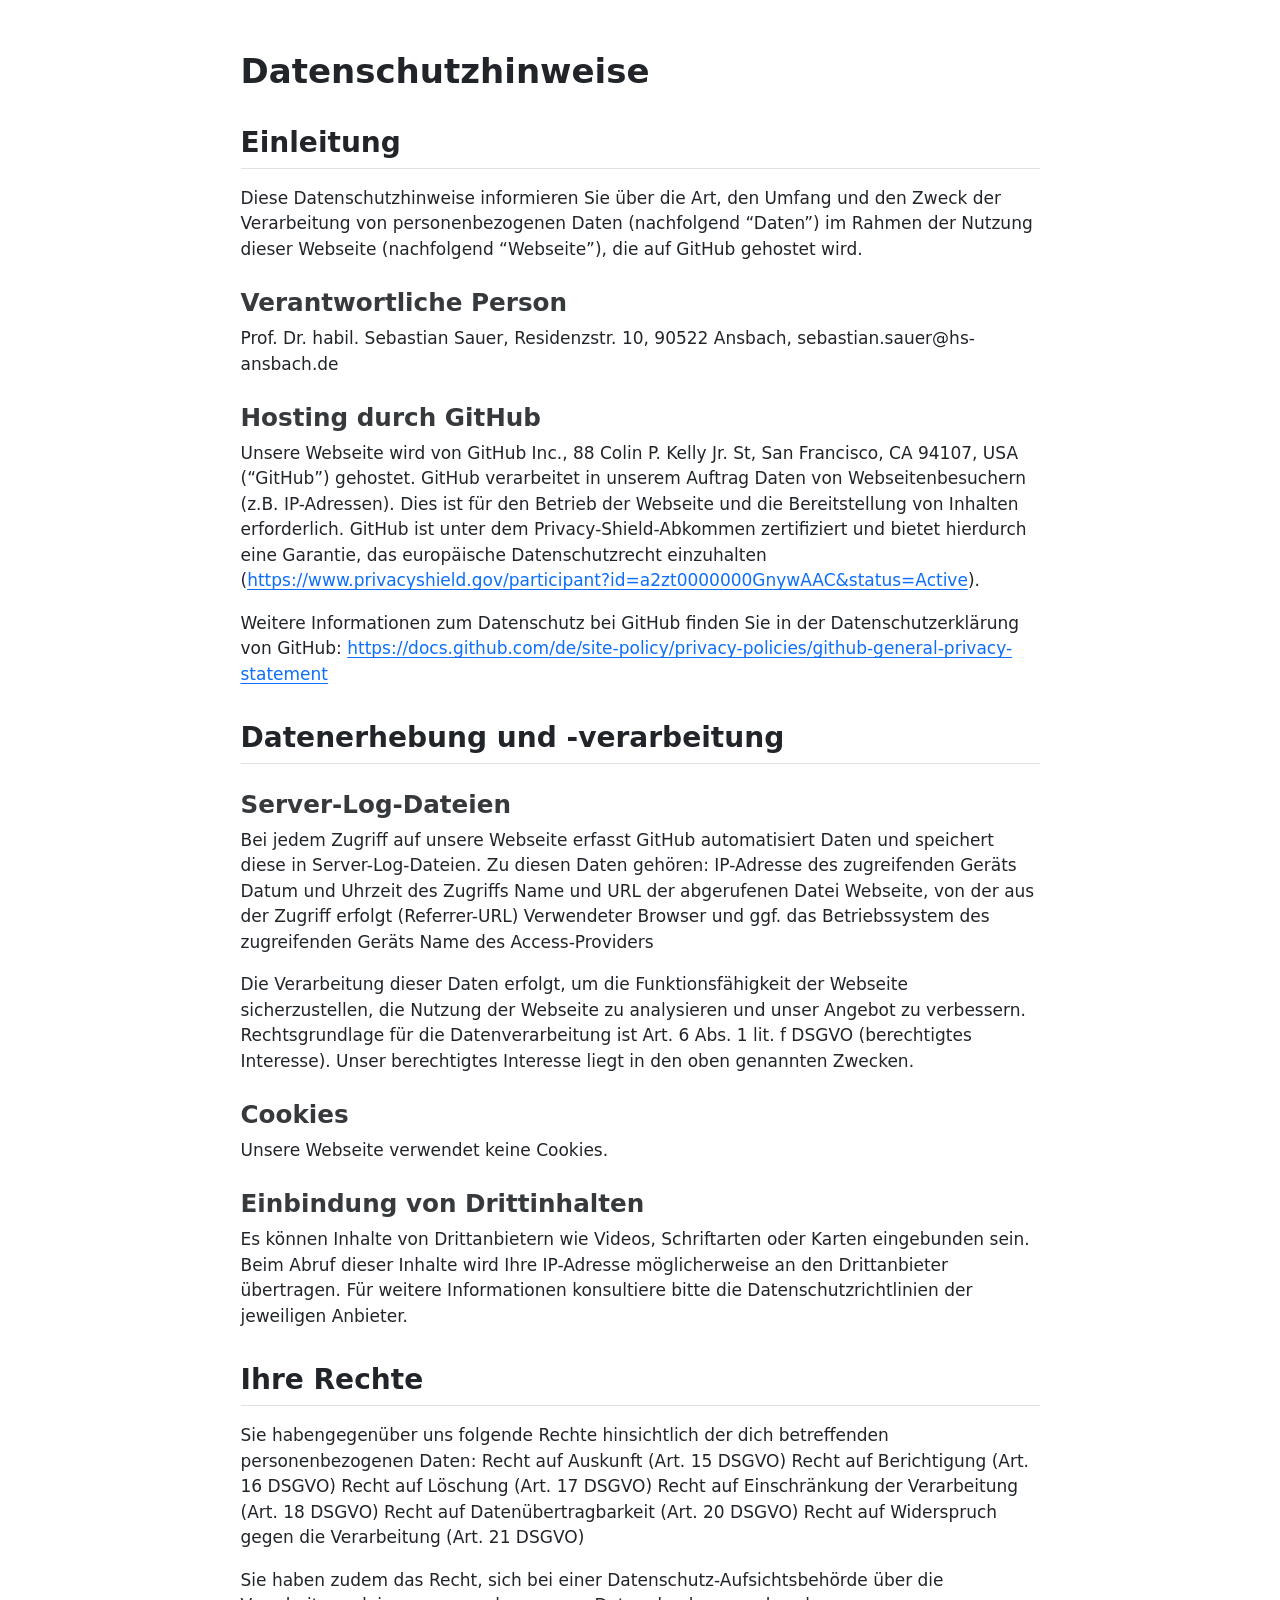
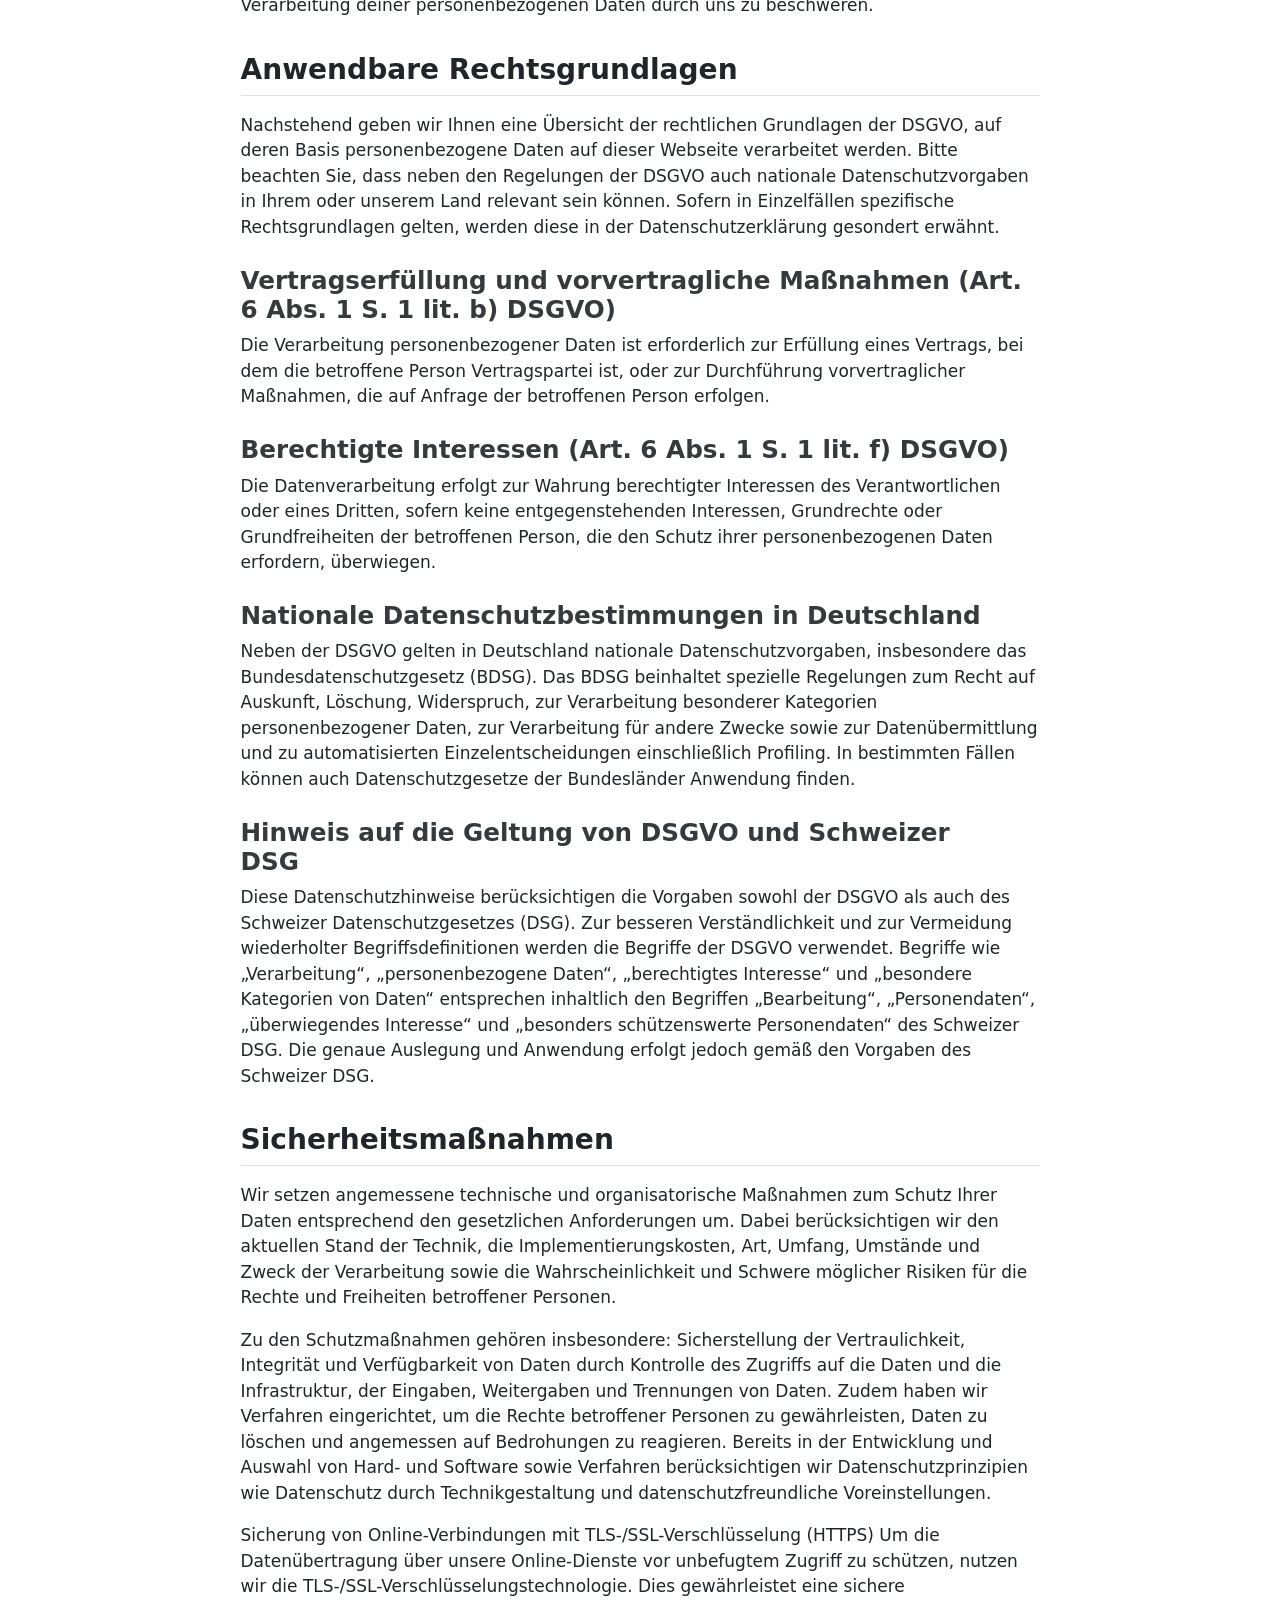
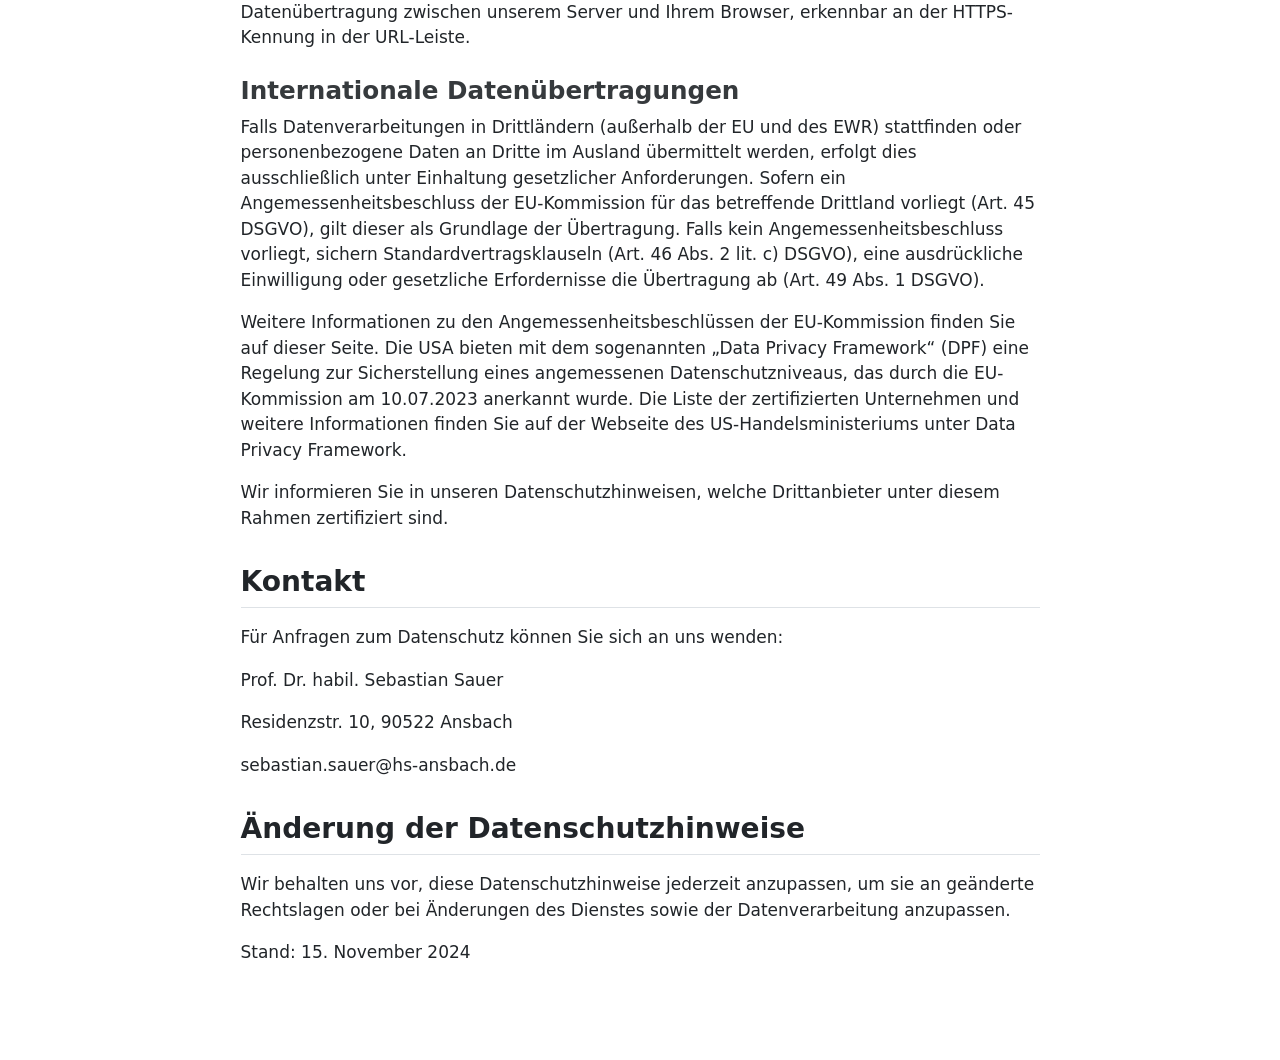
<file: datenschutz.html>
<!DOCTYPE html>
<html xmlns="http://www.w3.org/1999/xhtml" lang="en" xml:lang="en"><head>

<meta charset="utf-8">
<meta name="generator" content="quarto-1.6.31">

<meta name="viewport" content="width=device-width, initial-scale=1.0, user-scalable=yes">


<title>datenschutz</title>
<style>
code{white-space: pre-wrap;}
span.smallcaps{font-variant: small-caps;}
div.columns{display: flex; gap: min(4vw, 1.5em);}
div.column{flex: auto; overflow-x: auto;}
div.hanging-indent{margin-left: 1.5em; text-indent: -1.5em;}
ul.task-list{list-style: none;}
ul.task-list li input[type="checkbox"] {
  width: 0.8em;
  margin: 0 0.8em 0.2em -1em; /* quarto-specific, see https://github.com/quarto-dev/quarto-cli/issues/4556 */ 
  vertical-align: middle;
}
</style>


<script src="datenschutz_files/libs/clipboard/clipboard.min.js"></script>
<script src="datenschutz_files/libs/quarto-html/quarto.js"></script>
<script src="datenschutz_files/libs/quarto-html/popper.min.js"></script>
<script src="datenschutz_files/libs/quarto-html/tippy.umd.min.js"></script>
<script src="datenschutz_files/libs/quarto-html/anchor.min.js"></script>
<link href="datenschutz_files/libs/quarto-html/tippy.css" rel="stylesheet">
<link href="datenschutz_files/libs/quarto-html/quarto-syntax-highlighting-a8378a0342da607bf6aa9ac04725c156.css" rel="stylesheet" id="quarto-text-highlighting-styles">
<script src="datenschutz_files/libs/bootstrap/bootstrap.min.js"></script>
<link href="datenschutz_files/libs/bootstrap/bootstrap-icons.css" rel="stylesheet">
<link href="datenschutz_files/libs/bootstrap/bootstrap-677b520d69fcc55ab41b4b425631e74d.min.css" rel="stylesheet" append-hash="true" id="quarto-bootstrap" data-mode="light">


</head>

<body class="fullcontent">

<div id="quarto-content" class="page-columns page-rows-contents page-layout-article">

<main class="content" id="quarto-document-content">




<section id="datenschutzhinweise" class="level1">
<h1>Datenschutzhinweise</h1>
<section id="einleitung" class="level2">
<h2 class="anchored" data-anchor-id="einleitung">Einleitung</h2>
<p>Diese Datenschutzhinweise informieren Sie über die Art, den Umfang und den Zweck der Verarbeitung von personenbezogenen Daten (nachfolgend “Daten”) im Rahmen der Nutzung dieser Webseite (nachfolgend “Webseite”), die auf GitHub gehostet wird.</p>
<section id="verantwortliche-person" class="level3">
<h3 class="anchored" data-anchor-id="verantwortliche-person">Verantwortliche Person</h3>
<p>Prof.&nbsp;Dr.&nbsp;habil. Sebastian Sauer, Residenzstr. 10, 90522 Ansbach, sebastian.sauer@hs-ansbach.de</p>
</section>
<section id="hosting-durch-github" class="level3">
<h3 class="anchored" data-anchor-id="hosting-durch-github">Hosting durch GitHub</h3>
<p>Unsere Webseite wird von GitHub Inc., 88 Colin P. Kelly Jr.&nbsp;St, San Francisco, CA 94107, USA (“GitHub”) gehostet. GitHub verarbeitet in unserem Auftrag Daten von Webseitenbesuchern (z.B. IP-Adressen). Dies ist für den Betrieb der Webseite und die Bereitstellung von Inhalten erforderlich. GitHub ist unter dem Privacy-Shield-Abkommen zertifiziert und bietet hierdurch eine Garantie, das europäische Datenschutzrecht einzuhalten (<a href="https://www.privacyshield.gov/participant?id=a2zt0000000GnywAAC&amp;status=Active" class="uri">https://www.privacyshield.gov/participant?id=a2zt0000000GnywAAC&amp;status=Active</a>).</p>
<p>Weitere Informationen zum Datenschutz bei GitHub finden Sie in der Datenschutzerklärung von GitHub: <a href="https://docs.github.com/de/site-policy/privacy-policies/github-general-privacy-statement" class="uri">https://docs.github.com/de/site-policy/privacy-policies/github-general-privacy-statement</a></p>
</section>
</section>
<section id="datenerhebung-und--verarbeitung" class="level2">
<h2 class="anchored" data-anchor-id="datenerhebung-und--verarbeitung">Datenerhebung und -verarbeitung</h2>
<section id="server-log-dateien" class="level3">
<h3 class="anchored" data-anchor-id="server-log-dateien">Server-Log-Dateien</h3>
<p>Bei jedem Zugriff auf unsere Webseite erfasst GitHub automatisiert Daten und speichert diese in Server-Log-Dateien. Zu diesen Daten gehören: IP-Adresse des zugreifenden Geräts Datum und Uhrzeit des Zugriffs Name und URL der abgerufenen Datei Webseite, von der aus der Zugriff erfolgt (Referrer-URL) Verwendeter Browser und ggf. das Betriebssystem des zugreifenden Geräts Name des Access-Providers</p>
<p>Die Verarbeitung dieser Daten erfolgt, um die Funktionsfähigkeit der Webseite sicherzustellen, die Nutzung der Webseite zu analysieren und unser Angebot zu verbessern. Rechtsgrundlage für die Datenverarbeitung ist Art. 6 Abs. 1 lit. f DSGVO (berechtigtes Interesse). Unser berechtigtes Interesse liegt in den oben genannten Zwecken.</p>
</section>
<section id="cookies" class="level3">
<h3 class="anchored" data-anchor-id="cookies">Cookies</h3>
<p>Unsere Webseite verwendet keine Cookies.</p>
</section>
<section id="einbindung-von-drittinhalten" class="level3">
<h3 class="anchored" data-anchor-id="einbindung-von-drittinhalten">Einbindung von Drittinhalten</h3>
<p>Es können Inhalte von Drittanbietern wie Videos, Schriftarten oder Karten eingebunden sein. Beim Abruf dieser Inhalte wird Ihre IP-Adresse möglicherweise an den Drittanbieter übertragen. Für weitere Informationen konsultiere bitte die Datenschutzrichtlinien der jeweiligen Anbieter.</p>
</section>
</section>
<section id="ihre-rechte" class="level2">
<h2 class="anchored" data-anchor-id="ihre-rechte">Ihre Rechte</h2>
<p>Sie habengegenüber uns folgende Rechte hinsichtlich der dich betreffenden personenbezogenen Daten: Recht auf Auskunft (Art. 15 DSGVO) Recht auf Berichtigung (Art. 16 DSGVO) Recht auf Löschung (Art. 17 DSGVO) Recht auf Einschränkung der Verarbeitung (Art. 18 DSGVO) Recht auf Datenübertragbarkeit (Art. 20 DSGVO) Recht auf Widerspruch gegen die Verarbeitung (Art. 21 DSGVO)</p>
<p>Sie haben zudem das Recht, sich bei einer Datenschutz-Aufsichtsbehörde über die Verarbeitung deiner personenbezogenen Daten durch uns zu beschweren.</p>
</section>
<section id="anwendbare-rechtsgrundlagen" class="level2">
<h2 class="anchored" data-anchor-id="anwendbare-rechtsgrundlagen">Anwendbare Rechtsgrundlagen</h2>
<p>Nachstehend geben wir Ihnen eine Übersicht der rechtlichen Grundlagen der DSGVO, auf deren Basis personenbezogene Daten auf dieser Webseite verarbeitet werden. Bitte beachten Sie, dass neben den Regelungen der DSGVO auch nationale Datenschutzvorgaben in Ihrem oder unserem Land relevant sein können. Sofern in Einzelfällen spezifische Rechtsgrundlagen gelten, werden diese in der Datenschutzerklärung gesondert erwähnt.</p>
<section id="vertragserfüllung-und-vorvertragliche-maßnahmen-art.-6-abs.-1-s.-1-lit.-b-dsgvo" class="level3">
<h3 class="anchored" data-anchor-id="vertragserfüllung-und-vorvertragliche-maßnahmen-art.-6-abs.-1-s.-1-lit.-b-dsgvo">Vertragserfüllung und vorvertragliche Maßnahmen (Art. 6 Abs. 1 S. 1 lit. b) DSGVO)</h3>
<p>Die Verarbeitung personenbezogener Daten ist erforderlich zur Erfüllung eines Vertrags, bei dem die betroffene Person Vertragspartei ist, oder zur Durchführung vorvertraglicher Maßnahmen, die auf Anfrage der betroffenen Person erfolgen.</p>
</section>
<section id="berechtigte-interessen-art.-6-abs.-1-s.-1-lit.-f-dsgvo" class="level3">
<h3 class="anchored" data-anchor-id="berechtigte-interessen-art.-6-abs.-1-s.-1-lit.-f-dsgvo">Berechtigte Interessen (Art. 6 Abs. 1 S. 1 lit. f) DSGVO)</h3>
<p>Die Datenverarbeitung erfolgt zur Wahrung berechtigter Interessen des Verantwortlichen oder eines Dritten, sofern keine entgegenstehenden Interessen, Grundrechte oder Grundfreiheiten der betroffenen Person, die den Schutz ihrer personenbezogenen Daten erfordern, überwiegen.</p>
</section>
<section id="nationale-datenschutzbestimmungen-in-deutschland" class="level3">
<h3 class="anchored" data-anchor-id="nationale-datenschutzbestimmungen-in-deutschland">Nationale Datenschutzbestimmungen in Deutschland</h3>
<p>Neben der DSGVO gelten in Deutschland nationale Datenschutzvorgaben, insbesondere das Bundesdatenschutzgesetz (BDSG). Das BDSG beinhaltet spezielle Regelungen zum Recht auf Auskunft, Löschung, Widerspruch, zur Verarbeitung besonderer Kategorien personenbezogener Daten, zur Verarbeitung für andere Zwecke sowie zur Datenübermittlung und zu automatisierten Einzelentscheidungen einschließlich Profiling. In bestimmten Fällen können auch Datenschutzgesetze der Bundesländer Anwendung finden.</p>
</section>
<section id="hinweis-auf-die-geltung-von-dsgvo-und-schweizer-dsg" class="level3">
<h3 class="anchored" data-anchor-id="hinweis-auf-die-geltung-von-dsgvo-und-schweizer-dsg">Hinweis auf die Geltung von DSGVO und Schweizer DSG</h3>
<p>Diese Datenschutzhinweise berücksichtigen die Vorgaben sowohl der DSGVO als auch des Schweizer Datenschutzgesetzes (DSG). Zur besseren Verständlichkeit und zur Vermeidung wiederholter Begriffsdefinitionen werden die Begriffe der DSGVO verwendet. Begriffe wie „Verarbeitung“, „personenbezogene Daten“, „berechtigtes Interesse“ und „besondere Kategorien von Daten“ entsprechen inhaltlich den Begriffen „Bearbeitung“, „Personendaten“, „überwiegendes Interesse“ und „besonders schützenswerte Personendaten“ des Schweizer DSG. Die genaue Auslegung und Anwendung erfolgt jedoch gemäß den Vorgaben des Schweizer DSG.</p>
</section>
</section>
<section id="sicherheitsmaßnahmen" class="level2">
<h2 class="anchored" data-anchor-id="sicherheitsmaßnahmen">Sicherheitsmaßnahmen</h2>
<p>Wir setzen angemessene technische und organisatorische Maßnahmen zum Schutz Ihrer Daten entsprechend den gesetzlichen Anforderungen um. Dabei berücksichtigen wir den aktuellen Stand der Technik, die Implementierungskosten, Art, Umfang, Umstände und Zweck der Verarbeitung sowie die Wahrscheinlichkeit und Schwere möglicher Risiken für die Rechte und Freiheiten betroffener Personen.</p>
<p>Zu den Schutzmaßnahmen gehören insbesondere: Sicherstellung der Vertraulichkeit, Integrität und Verfügbarkeit von Daten durch Kontrolle des Zugriffs auf die Daten und die Infrastruktur, der Eingaben, Weitergaben und Trennungen von Daten. Zudem haben wir Verfahren eingerichtet, um die Rechte betroffener Personen zu gewährleisten, Daten zu löschen und angemessen auf Bedrohungen zu reagieren. Bereits in der Entwicklung und Auswahl von Hard- und Software sowie Verfahren berücksichtigen wir Datenschutzprinzipien wie Datenschutz durch Technikgestaltung und datenschutzfreundliche Voreinstellungen.</p>
<p>Sicherung von Online-Verbindungen mit TLS-/SSL-Verschlüsselung (HTTPS) Um die Datenübertragung über unsere Online-Dienste vor unbefugtem Zugriff zu schützen, nutzen wir die TLS-/SSL-Verschlüsselungstechnologie. Dies gewährleistet eine sichere Datenübertragung zwischen unserem Server und Ihrem Browser, erkennbar an der HTTPS-Kennung in der URL-Leiste.</p>
<section id="internationale-datenübertragungen" class="level3">
<h3 class="anchored" data-anchor-id="internationale-datenübertragungen">Internationale Datenübertragungen</h3>
<p>Falls Datenverarbeitungen in Drittländern (außerhalb der EU und des EWR) stattfinden oder personenbezogene Daten an Dritte im Ausland übermittelt werden, erfolgt dies ausschließlich unter Einhaltung gesetzlicher Anforderungen. Sofern ein Angemessenheitsbeschluss der EU-Kommission für das betreffende Drittland vorliegt (Art. 45 DSGVO), gilt dieser als Grundlage der Übertragung. Falls kein Angemessenheitsbeschluss vorliegt, sichern Standardvertragsklauseln (Art. 46 Abs. 2 lit. c) DSGVO), eine ausdrückliche Einwilligung oder gesetzliche Erfordernisse die Übertragung ab (Art. 49 Abs. 1 DSGVO).</p>
<p>Weitere Informationen zu den Angemessenheitsbeschlüssen der EU-Kommission finden Sie auf dieser Seite. Die USA bieten mit dem sogenannten „Data Privacy Framework“ (DPF) eine Regelung zur Sicherstellung eines angemessenen Datenschutzniveaus, das durch die EU-Kommission am 10.07.2023 anerkannt wurde. Die Liste der zertifizierten Unternehmen und weitere Informationen finden Sie auf der Webseite des US-Handelsministeriums unter Data Privacy Framework.</p>
<p>Wir informieren Sie in unseren Datenschutzhinweisen, welche Drittanbieter unter diesem Rahmen zertifiziert sind.</p>
</section>
</section>
<section id="kontakt" class="level2">
<h2 class="anchored" data-anchor-id="kontakt">Kontakt</h2>
<p>Für Anfragen zum Datenschutz können Sie sich an uns wenden:</p>
<p>Prof.&nbsp;Dr.&nbsp;habil. Sebastian Sauer</p>
<p>Residenzstr. 10, 90522 Ansbach</p>
<p>sebastian.sauer@hs-ansbach.de</p>
</section>
<section id="änderung-der-datenschutzhinweise" class="level2">
<h2 class="anchored" data-anchor-id="änderung-der-datenschutzhinweise">Änderung der Datenschutzhinweise</h2>
<p>Wir behalten uns vor, diese Datenschutzhinweise jederzeit anzupassen, um sie an geänderte Rechtslagen oder bei Änderungen des Dienstes sowie der Datenverarbeitung anzupassen.</p>
<p>Stand: 15. November 2024</p>
</section>
</section>

</main>
<!-- /main column -->
<script id="quarto-html-after-body" type="application/javascript">
window.document.addEventListener("DOMContentLoaded", function (event) {
  const toggleBodyColorMode = (bsSheetEl) => {
    const mode = bsSheetEl.getAttribute("data-mode");
    const bodyEl = window.document.querySelector("body");
    if (mode === "dark") {
      bodyEl.classList.add("quarto-dark");
      bodyEl.classList.remove("quarto-light");
    } else {
      bodyEl.classList.add("quarto-light");
      bodyEl.classList.remove("quarto-dark");
    }
  }
  const toggleBodyColorPrimary = () => {
    const bsSheetEl = window.document.querySelector("link#quarto-bootstrap");
    if (bsSheetEl) {
      toggleBodyColorMode(bsSheetEl);
    }
  }
  toggleBodyColorPrimary();  
  const icon = "";
  const anchorJS = new window.AnchorJS();
  anchorJS.options = {
    placement: 'right',
    icon: icon
  };
  anchorJS.add('.anchored');
  const isCodeAnnotation = (el) => {
    for (const clz of el.classList) {
      if (clz.startsWith('code-annotation-')) {                     
        return true;
      }
    }
    return false;
  }
  const onCopySuccess = function(e) {
    // button target
    const button = e.trigger;
    // don't keep focus
    button.blur();
    // flash "checked"
    button.classList.add('code-copy-button-checked');
    var currentTitle = button.getAttribute("title");
    button.setAttribute("title", "Copied!");
    let tooltip;
    if (window.bootstrap) {
      button.setAttribute("data-bs-toggle", "tooltip");
      button.setAttribute("data-bs-placement", "left");
      button.setAttribute("data-bs-title", "Copied!");
      tooltip = new bootstrap.Tooltip(button, 
        { trigger: "manual", 
          customClass: "code-copy-button-tooltip",
          offset: [0, -8]});
      tooltip.show();    
    }
    setTimeout(function() {
      if (tooltip) {
        tooltip.hide();
        button.removeAttribute("data-bs-title");
        button.removeAttribute("data-bs-toggle");
        button.removeAttribute("data-bs-placement");
      }
      button.setAttribute("title", currentTitle);
      button.classList.remove('code-copy-button-checked');
    }, 1000);
    // clear code selection
    e.clearSelection();
  }
  const getTextToCopy = function(trigger) {
      const codeEl = trigger.previousElementSibling.cloneNode(true);
      for (const childEl of codeEl.children) {
        if (isCodeAnnotation(childEl)) {
          childEl.remove();
        }
      }
      return codeEl.innerText;
  }
  const clipboard = new window.ClipboardJS('.code-copy-button:not([data-in-quarto-modal])', {
    text: getTextToCopy
  });
  clipboard.on('success', onCopySuccess);
  if (window.document.getElementById('quarto-embedded-source-code-modal')) {
    // For code content inside modals, clipBoardJS needs to be initialized with a container option
    // TODO: Check when it could be a function (https://github.com/zenorocha/clipboard.js/issues/860)
    const clipboardModal = new window.ClipboardJS('.code-copy-button[data-in-quarto-modal]', {
      text: getTextToCopy,
      container: window.document.getElementById('quarto-embedded-source-code-modal')
    });
    clipboardModal.on('success', onCopySuccess);
  }
    var localhostRegex = new RegExp(/^(?:http|https):\/\/localhost\:?[0-9]*\//);
    var mailtoRegex = new RegExp(/^mailto:/);
      var filterRegex = new RegExp('/' + window.location.host + '/');
    var isInternal = (href) => {
        return filterRegex.test(href) || localhostRegex.test(href) || mailtoRegex.test(href);
    }
    // Inspect non-navigation links and adorn them if external
 	var links = window.document.querySelectorAll('a[href]:not(.nav-link):not(.navbar-brand):not(.toc-action):not(.sidebar-link):not(.sidebar-item-toggle):not(.pagination-link):not(.no-external):not([aria-hidden]):not(.dropdown-item):not(.quarto-navigation-tool):not(.about-link)');
    for (var i=0; i<links.length; i++) {
      const link = links[i];
      if (!isInternal(link.href)) {
        // undo the damage that might have been done by quarto-nav.js in the case of
        // links that we want to consider external
        if (link.dataset.originalHref !== undefined) {
          link.href = link.dataset.originalHref;
        }
      }
    }
  function tippyHover(el, contentFn, onTriggerFn, onUntriggerFn) {
    const config = {
      allowHTML: true,
      maxWidth: 500,
      delay: 100,
      arrow: false,
      appendTo: function(el) {
          return el.parentElement;
      },
      interactive: true,
      interactiveBorder: 10,
      theme: 'quarto',
      placement: 'bottom-start',
    };
    if (contentFn) {
      config.content = contentFn;
    }
    if (onTriggerFn) {
      config.onTrigger = onTriggerFn;
    }
    if (onUntriggerFn) {
      config.onUntrigger = onUntriggerFn;
    }
    window.tippy(el, config); 
  }
  const noterefs = window.document.querySelectorAll('a[role="doc-noteref"]');
  for (var i=0; i<noterefs.length; i++) {
    const ref = noterefs[i];
    tippyHover(ref, function() {
      // use id or data attribute instead here
      let href = ref.getAttribute('data-footnote-href') || ref.getAttribute('href');
      try { href = new URL(href).hash; } catch {}
      const id = href.replace(/^#\/?/, "");
      const note = window.document.getElementById(id);
      if (note) {
        return note.innerHTML;
      } else {
        return "";
      }
    });
  }
  const xrefs = window.document.querySelectorAll('a.quarto-xref');
  const processXRef = (id, note) => {
    // Strip column container classes
    const stripColumnClz = (el) => {
      el.classList.remove("page-full", "page-columns");
      if (el.children) {
        for (const child of el.children) {
          stripColumnClz(child);
        }
      }
    }
    stripColumnClz(note)
    if (id === null || id.startsWith('sec-')) {
      // Special case sections, only their first couple elements
      const container = document.createElement("div");
      if (note.children && note.children.length > 2) {
        container.appendChild(note.children[0].cloneNode(true));
        for (let i = 1; i < note.children.length; i++) {
          const child = note.children[i];
          if (child.tagName === "P" && child.innerText === "") {
            continue;
          } else {
            container.appendChild(child.cloneNode(true));
            break;
          }
        }
        if (window.Quarto?.typesetMath) {
          window.Quarto.typesetMath(container);
        }
        return container.innerHTML
      } else {
        if (window.Quarto?.typesetMath) {
          window.Quarto.typesetMath(note);
        }
        return note.innerHTML;
      }
    } else {
      // Remove any anchor links if they are present
      const anchorLink = note.querySelector('a.anchorjs-link');
      if (anchorLink) {
        anchorLink.remove();
      }
      if (window.Quarto?.typesetMath) {
        window.Quarto.typesetMath(note);
      }
      // TODO in 1.5, we should make sure this works without a callout special case
      if (note.classList.contains("callout")) {
        return note.outerHTML;
      } else {
        return note.innerHTML;
      }
    }
  }
  for (var i=0; i<xrefs.length; i++) {
    const xref = xrefs[i];
    tippyHover(xref, undefined, function(instance) {
      instance.disable();
      let url = xref.getAttribute('href');
      let hash = undefined; 
      if (url.startsWith('#')) {
        hash = url;
      } else {
        try { hash = new URL(url).hash; } catch {}
      }
      if (hash) {
        const id = hash.replace(/^#\/?/, "");
        const note = window.document.getElementById(id);
        if (note !== null) {
          try {
            const html = processXRef(id, note.cloneNode(true));
            instance.setContent(html);
          } finally {
            instance.enable();
            instance.show();
          }
        } else {
          // See if we can fetch this
          fetch(url.split('#')[0])
          .then(res => res.text())
          .then(html => {
            const parser = new DOMParser();
            const htmlDoc = parser.parseFromString(html, "text/html");
            const note = htmlDoc.getElementById(id);
            if (note !== null) {
              const html = processXRef(id, note);
              instance.setContent(html);
            } 
          }).finally(() => {
            instance.enable();
            instance.show();
          });
        }
      } else {
        // See if we can fetch a full url (with no hash to target)
        // This is a special case and we should probably do some content thinning / targeting
        fetch(url)
        .then(res => res.text())
        .then(html => {
          const parser = new DOMParser();
          const htmlDoc = parser.parseFromString(html, "text/html");
          const note = htmlDoc.querySelector('main.content');
          if (note !== null) {
            // This should only happen for chapter cross references
            // (since there is no id in the URL)
            // remove the first header
            if (note.children.length > 0 && note.children[0].tagName === "HEADER") {
              note.children[0].remove();
            }
            const html = processXRef(null, note);
            instance.setContent(html);
          } 
        }).finally(() => {
          instance.enable();
          instance.show();
        });
      }
    }, function(instance) {
    });
  }
      let selectedAnnoteEl;
      const selectorForAnnotation = ( cell, annotation) => {
        let cellAttr = 'data-code-cell="' + cell + '"';
        let lineAttr = 'data-code-annotation="' +  annotation + '"';
        const selector = 'span[' + cellAttr + '][' + lineAttr + ']';
        return selector;
      }
      const selectCodeLines = (annoteEl) => {
        const doc = window.document;
        const targetCell = annoteEl.getAttribute("data-target-cell");
        const targetAnnotation = annoteEl.getAttribute("data-target-annotation");
        const annoteSpan = window.document.querySelector(selectorForAnnotation(targetCell, targetAnnotation));
        const lines = annoteSpan.getAttribute("data-code-lines").split(",");
        const lineIds = lines.map((line) => {
          return targetCell + "-" + line;
        })
        let top = null;
        let height = null;
        let parent = null;
        if (lineIds.length > 0) {
            //compute the position of the single el (top and bottom and make a div)
            const el = window.document.getElementById(lineIds[0]);
            top = el.offsetTop;
            height = el.offsetHeight;
            parent = el.parentElement.parentElement;
          if (lineIds.length > 1) {
            const lastEl = window.document.getElementById(lineIds[lineIds.length - 1]);
            const bottom = lastEl.offsetTop + lastEl.offsetHeight;
            height = bottom - top;
          }
          if (top !== null && height !== null && parent !== null) {
            // cook up a div (if necessary) and position it 
            let div = window.document.getElementById("code-annotation-line-highlight");
            if (div === null) {
              div = window.document.createElement("div");
              div.setAttribute("id", "code-annotation-line-highlight");
              div.style.position = 'absolute';
              parent.appendChild(div);
            }
            div.style.top = top - 2 + "px";
            div.style.height = height + 4 + "px";
            div.style.left = 0;
            let gutterDiv = window.document.getElementById("code-annotation-line-highlight-gutter");
            if (gutterDiv === null) {
              gutterDiv = window.document.createElement("div");
              gutterDiv.setAttribute("id", "code-annotation-line-highlight-gutter");
              gutterDiv.style.position = 'absolute';
              const codeCell = window.document.getElementById(targetCell);
              const gutter = codeCell.querySelector('.code-annotation-gutter');
              gutter.appendChild(gutterDiv);
            }
            gutterDiv.style.top = top - 2 + "px";
            gutterDiv.style.height = height + 4 + "px";
          }
          selectedAnnoteEl = annoteEl;
        }
      };
      const unselectCodeLines = () => {
        const elementsIds = ["code-annotation-line-highlight", "code-annotation-line-highlight-gutter"];
        elementsIds.forEach((elId) => {
          const div = window.document.getElementById(elId);
          if (div) {
            div.remove();
          }
        });
        selectedAnnoteEl = undefined;
      };
        // Handle positioning of the toggle
    window.addEventListener(
      "resize",
      throttle(() => {
        elRect = undefined;
        if (selectedAnnoteEl) {
          selectCodeLines(selectedAnnoteEl);
        }
      }, 10)
    );
    function throttle(fn, ms) {
    let throttle = false;
    let timer;
      return (...args) => {
        if(!throttle) { // first call gets through
            fn.apply(this, args);
            throttle = true;
        } else { // all the others get throttled
            if(timer) clearTimeout(timer); // cancel #2
            timer = setTimeout(() => {
              fn.apply(this, args);
              timer = throttle = false;
            }, ms);
        }
      };
    }
      // Attach click handler to the DT
      const annoteDls = window.document.querySelectorAll('dt[data-target-cell]');
      for (const annoteDlNode of annoteDls) {
        annoteDlNode.addEventListener('click', (event) => {
          const clickedEl = event.target;
          if (clickedEl !== selectedAnnoteEl) {
            unselectCodeLines();
            const activeEl = window.document.querySelector('dt[data-target-cell].code-annotation-active');
            if (activeEl) {
              activeEl.classList.remove('code-annotation-active');
            }
            selectCodeLines(clickedEl);
            clickedEl.classList.add('code-annotation-active');
          } else {
            // Unselect the line
            unselectCodeLines();
            clickedEl.classList.remove('code-annotation-active');
          }
        });
      }
  const findCites = (el) => {
    const parentEl = el.parentElement;
    if (parentEl) {
      const cites = parentEl.dataset.cites;
      if (cites) {
        return {
          el,
          cites: cites.split(' ')
        };
      } else {
        return findCites(el.parentElement)
      }
    } else {
      return undefined;
    }
  };
  var bibliorefs = window.document.querySelectorAll('a[role="doc-biblioref"]');
  for (var i=0; i<bibliorefs.length; i++) {
    const ref = bibliorefs[i];
    const citeInfo = findCites(ref);
    if (citeInfo) {
      tippyHover(citeInfo.el, function() {
        var popup = window.document.createElement('div');
        citeInfo.cites.forEach(function(cite) {
          var citeDiv = window.document.createElement('div');
          citeDiv.classList.add('hanging-indent');
          citeDiv.classList.add('csl-entry');
          var biblioDiv = window.document.getElementById('ref-' + cite);
          if (biblioDiv) {
            citeDiv.innerHTML = biblioDiv.innerHTML;
          }
          popup.appendChild(citeDiv);
        });
        return popup.innerHTML;
      });
    }
  }
});
</script>
</div> <!-- /content -->




</body></html>
</file>
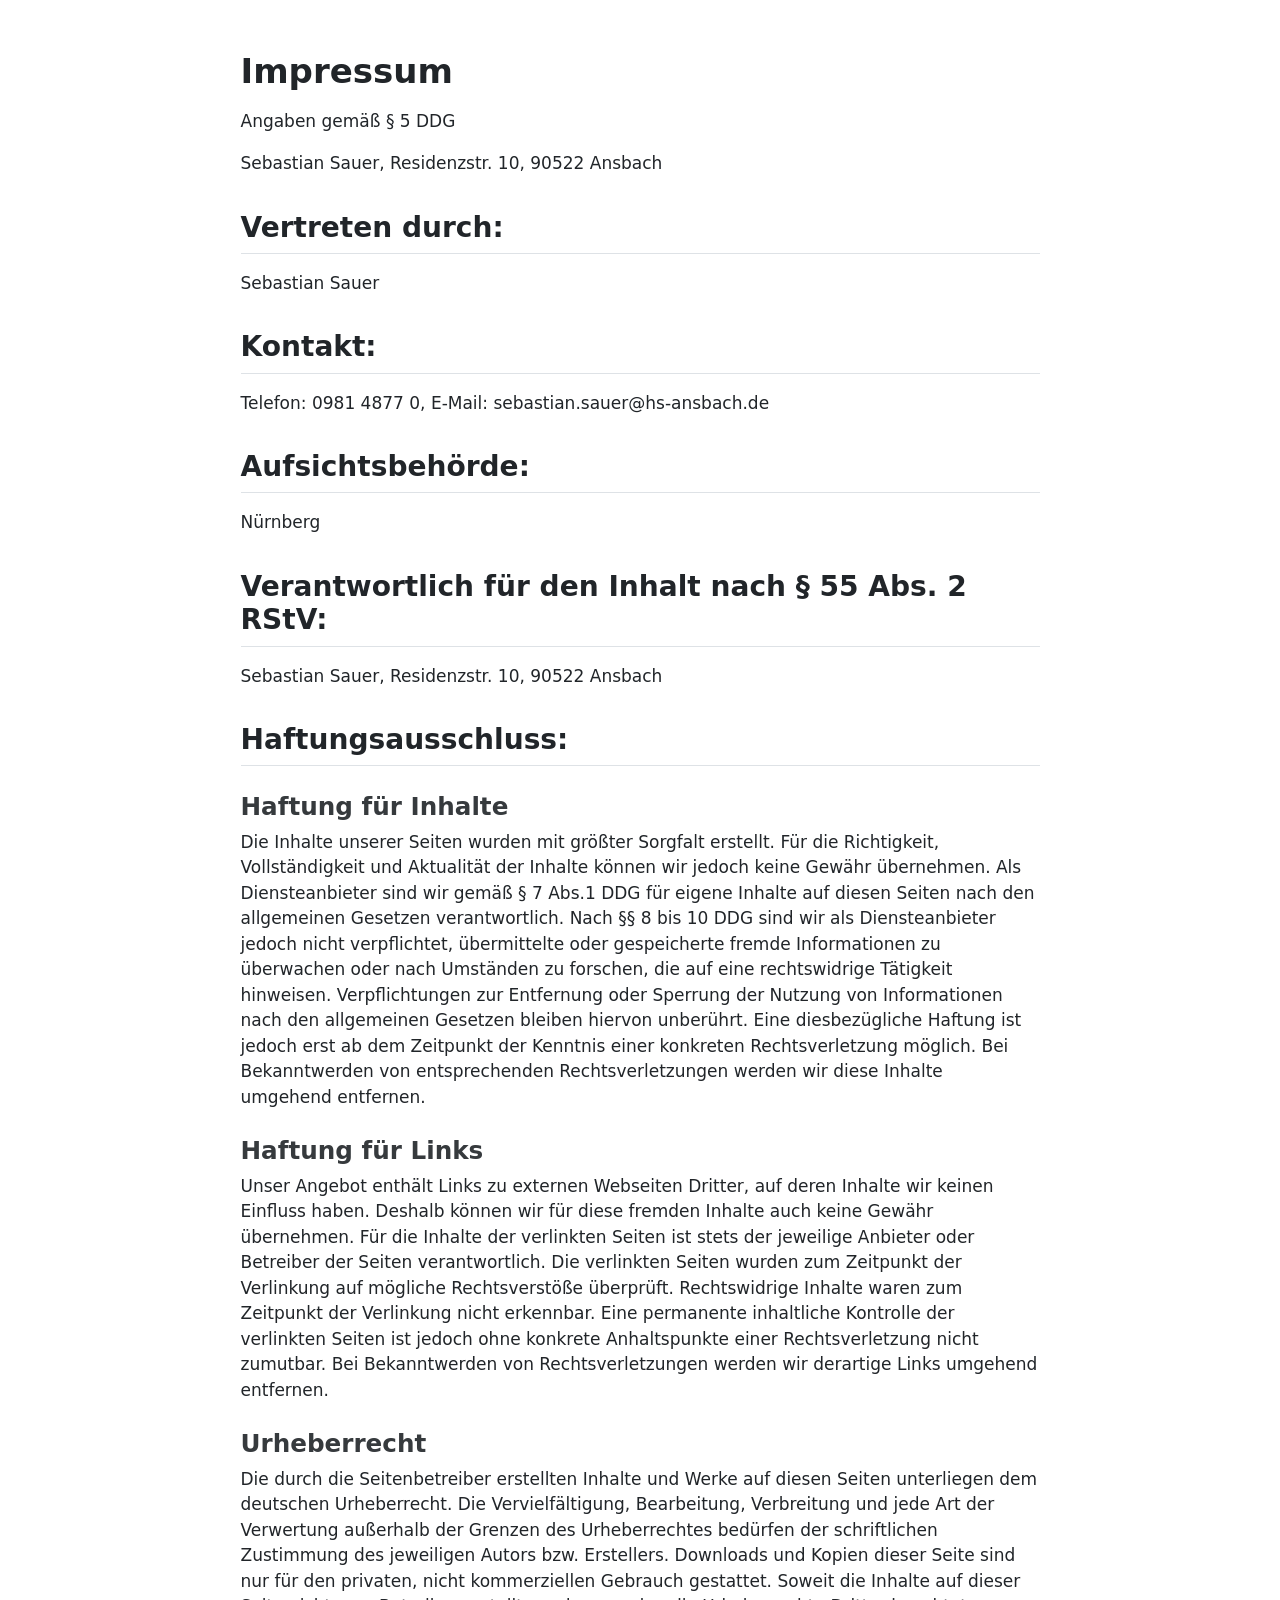
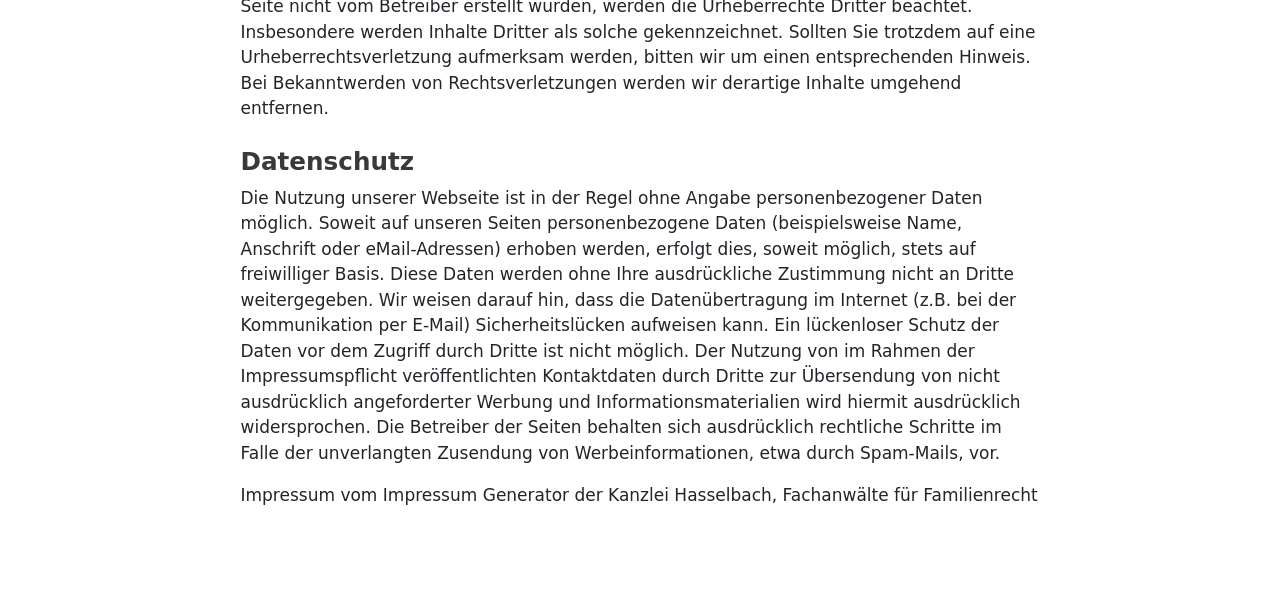
<file: impressum.html>
<!DOCTYPE html>
<html xmlns="http://www.w3.org/1999/xhtml" lang="en" xml:lang="en"><head>

<meta charset="utf-8">
<meta name="generator" content="quarto-1.6.31">

<meta name="viewport" content="width=device-width, initial-scale=1.0, user-scalable=yes">


<title>impressum</title>
<style>
code{white-space: pre-wrap;}
span.smallcaps{font-variant: small-caps;}
div.columns{display: flex; gap: min(4vw, 1.5em);}
div.column{flex: auto; overflow-x: auto;}
div.hanging-indent{margin-left: 1.5em; text-indent: -1.5em;}
ul.task-list{list-style: none;}
ul.task-list li input[type="checkbox"] {
  width: 0.8em;
  margin: 0 0.8em 0.2em -1em; /* quarto-specific, see https://github.com/quarto-dev/quarto-cli/issues/4556 */ 
  vertical-align: middle;
}
</style>


<script src="impressum_files/libs/clipboard/clipboard.min.js"></script>
<script src="impressum_files/libs/quarto-html/quarto.js"></script>
<script src="impressum_files/libs/quarto-html/popper.min.js"></script>
<script src="impressum_files/libs/quarto-html/tippy.umd.min.js"></script>
<script src="impressum_files/libs/quarto-html/anchor.min.js"></script>
<link href="impressum_files/libs/quarto-html/tippy.css" rel="stylesheet">
<link href="impressum_files/libs/quarto-html/quarto-syntax-highlighting-a8378a0342da607bf6aa9ac04725c156.css" rel="stylesheet" id="quarto-text-highlighting-styles">
<script src="impressum_files/libs/bootstrap/bootstrap.min.js"></script>
<link href="impressum_files/libs/bootstrap/bootstrap-icons.css" rel="stylesheet">
<link href="impressum_files/libs/bootstrap/bootstrap-677b520d69fcc55ab41b4b425631e74d.min.css" rel="stylesheet" append-hash="true" id="quarto-bootstrap" data-mode="light">


</head>

<body class="fullcontent">

<div id="quarto-content" class="page-columns page-rows-contents page-layout-article">

<main class="content" id="quarto-document-content">




<section id="impressum" class="level1">
<h1>Impressum</h1>
<p>Angaben gemäß § 5 DDG</p>
<p>Sebastian Sauer, Residenzstr. 10, 90522 Ansbach</p>
<section id="vertreten-durch" class="level2">
<h2 class="anchored" data-anchor-id="vertreten-durch">Vertreten durch:</h2>
<p>Sebastian Sauer</p>
</section>
<section id="kontakt" class="level2">
<h2 class="anchored" data-anchor-id="kontakt">Kontakt:</h2>
<p>Telefon: 0981 4877 0, E-Mail: sebastian.sauer@hs-ansbach.de</p>
</section>
<section id="aufsichtsbehörde" class="level2">
<h2 class="anchored" data-anchor-id="aufsichtsbehörde">Aufsichtsbehörde:</h2>
<p>Nürnberg</p>
</section>
<section id="verantwortlich-für-den-inhalt-nach-55-abs.-2-rstv" class="level2">
<h2 class="anchored" data-anchor-id="verantwortlich-für-den-inhalt-nach-55-abs.-2-rstv">Verantwortlich für den Inhalt nach § 55 Abs. 2 RStV:</h2>
<p>Sebastian Sauer, Residenzstr. 10, 90522 Ansbach</p>
</section>
<section id="haftungsausschluss" class="level2">
<h2 class="anchored" data-anchor-id="haftungsausschluss">Haftungsausschluss:</h2>
<section id="haftung-für-inhalte" class="level3">
<h3 class="anchored" data-anchor-id="haftung-für-inhalte">Haftung für Inhalte</h3>
<p>Die Inhalte unserer Seiten wurden mit größter Sorgfalt erstellt. Für die Richtigkeit, Vollständigkeit und Aktualität der Inhalte können wir jedoch keine Gewähr übernehmen. Als Diensteanbieter sind wir gemäß § 7 Abs.1 DDG für eigene Inhalte auf diesen Seiten nach den allgemeinen Gesetzen verantwortlich. Nach §§ 8 bis 10 DDG sind wir als Diensteanbieter jedoch nicht verpflichtet, übermittelte oder gespeicherte fremde Informationen zu überwachen oder nach Umständen zu forschen, die auf eine rechtswidrige Tätigkeit hinweisen. Verpflichtungen zur Entfernung oder Sperrung der Nutzung von Informationen nach den allgemeinen Gesetzen bleiben hiervon unberührt. Eine diesbezügliche Haftung ist jedoch erst ab dem Zeitpunkt der Kenntnis einer konkreten Rechtsverletzung möglich. Bei Bekanntwerden von entsprechenden Rechtsverletzungen werden wir diese Inhalte umgehend entfernen.</p>
</section>
<section id="haftung-für-links" class="level3">
<h3 class="anchored" data-anchor-id="haftung-für-links">Haftung für Links</h3>
<p>Unser Angebot enthält Links zu externen Webseiten Dritter, auf deren Inhalte wir keinen Einfluss haben. Deshalb können wir für diese fremden Inhalte auch keine Gewähr übernehmen. Für die Inhalte der verlinkten Seiten ist stets der jeweilige Anbieter oder Betreiber der Seiten verantwortlich. Die verlinkten Seiten wurden zum Zeitpunkt der Verlinkung auf mögliche Rechtsverstöße überprüft. Rechtswidrige Inhalte waren zum Zeitpunkt der Verlinkung nicht erkennbar. Eine permanente inhaltliche Kontrolle der verlinkten Seiten ist jedoch ohne konkrete Anhaltspunkte einer Rechtsverletzung nicht zumutbar. Bei Bekanntwerden von Rechtsverletzungen werden wir derartige Links umgehend entfernen.</p>
</section>
<section id="urheberrecht" class="level3">
<h3 class="anchored" data-anchor-id="urheberrecht">Urheberrecht</h3>
<p>Die durch die Seitenbetreiber erstellten Inhalte und Werke auf diesen Seiten unterliegen dem deutschen Urheberrecht. Die Vervielfältigung, Bearbeitung, Verbreitung und jede Art der Verwertung außerhalb der Grenzen des Urheberrechtes bedürfen der schriftlichen Zustimmung des jeweiligen Autors bzw. Erstellers. Downloads und Kopien dieser Seite sind nur für den privaten, nicht kommerziellen Gebrauch gestattet. Soweit die Inhalte auf dieser Seite nicht vom Betreiber erstellt wurden, werden die Urheberrechte Dritter beachtet. Insbesondere werden Inhalte Dritter als solche gekennzeichnet. Sollten Sie trotzdem auf eine Urheberrechtsverletzung aufmerksam werden, bitten wir um einen entsprechenden Hinweis. Bei Bekanntwerden von Rechtsverletzungen werden wir derartige Inhalte umgehend entfernen.</p>
</section>
<section id="datenschutz" class="level3">
<h3 class="anchored" data-anchor-id="datenschutz">Datenschutz</h3>
<p>Die Nutzung unserer Webseite ist in der Regel ohne Angabe personenbezogener Daten möglich. Soweit auf unseren Seiten personenbezogene Daten (beispielsweise Name, Anschrift oder eMail-Adressen) erhoben werden, erfolgt dies, soweit möglich, stets auf freiwilliger Basis. Diese Daten werden ohne Ihre ausdrückliche Zustimmung nicht an Dritte weitergegeben. Wir weisen darauf hin, dass die Datenübertragung im Internet (z.B. bei der Kommunikation per E-Mail) Sicherheitslücken aufweisen kann. Ein lückenloser Schutz der Daten vor dem Zugriff durch Dritte ist nicht möglich. Der Nutzung von im Rahmen der Impressumspflicht veröffentlichten Kontaktdaten durch Dritte zur Übersendung von nicht ausdrücklich angeforderter Werbung und Informationsmaterialien wird hiermit ausdrücklich widersprochen. Die Betreiber der Seiten behalten sich ausdrücklich rechtliche Schritte im Falle der unverlangten Zusendung von Werbeinformationen, etwa durch Spam-Mails, vor.</p>
<!-- ### Google Analytics -->
<!-- Diese Website benutzt Google Analytics, einen Webanalysedienst der Google Inc. (''Google''). Google Analytics verwendet sog. ''Cookies'', Textdateien, die auf Ihrem Computer gespeichert werden und die eine Analyse der Benutzung der Website durch Sie ermöglicht. Die durch den Cookie erzeugten Informationen über Ihre Benutzung dieser Website (einschließlich Ihrer IP-Adresse) wird an einen Server von Google in den USA übertragen und dort gespeichert. Google wird diese Informationen benutzen, um Ihre Nutzung der Website auszuwerten, um Reports über die Websiteaktivitäten für die Websitebetreiber zusammenzustellen und um weitere mit der Websitenutzung und der Internetnutzung verbundene Dienstleistungen zu erbringen. Auch wird Google diese Informationen gegebenenfalls an Dritte übertragen, sofern dies gesetzlich vorgeschrieben oder soweit Dritte diese Daten im Auftrag von Google verarbeiten. Google wird in keinem Fall Ihre IP-Adresse mit anderen Daten der Google in Verbindung bringen. Sie können die Installation der Cookies durch eine entsprechende Einstellung Ihrer Browser Software verhindern; wir weisen Sie jedoch darauf hin, dass Sie in diesem Fall gegebenenfalls nicht sämtliche Funktionen dieser Website voll umfänglich nutzen können. Durch die Nutzung dieser Website erklären Sie sich mit der Bearbeitung der über Sie erhobenen Daten durch Google in der zuvor beschriebenen Art und Weise und zu dem zuvor benannten Zweck einverstanden. -->
<!-- ### Google AdSense -->
<!-- Diese Website benutzt Google Adsense, einen Webanzeigendienst der Google Inc., USA (''Google''). Google Adsense verwendet sog. ''Cookies'' (Textdateien), die auf Ihrem Computer gespeichert werden und die eine Analyse der Benutzung der Website durch Sie ermöglicht. Google Adsense verwendet auch sog. ''Web Beacons'' (kleine unsichtbare Grafiken) zur Sammlung von Informationen. Durch die Verwendung des Web Beacons können einfache Aktionen wie der Besucherverkehr auf der Webseite aufgezeichnet und gesammelt werden. Die durch den Cookie und/oder Web Beacon erzeugten Informationen über Ihre Benutzung dieser Website (einschließlich Ihrer IP-Adresse) werden an einen Server von Google in den USA übertragen und dort gespeichert. Google wird diese Informationen benutzen, um Ihre Nutzung der Website im Hinblick auf die Anzeigen auszuwerten, um Reports über die Websiteaktivitäten und Anzeigen für die Websitebetreiber zusammenzustellen und um weitere mit der Websitenutzung und der Internetnutzung verbundene Dienstleistungen zu erbringen. Auch wird Google diese Informationen gegebenenfalls an Dritte übertragen, sofern dies gesetzlich vorgeschrieben oder soweit Dritte diese Daten im Auftrag von Google verarbeiten. Google wird in keinem Fall Ihre IP-Adresse mit anderen Daten der Google in Verbindung bringen. Das Speichern von Cookies auf Ihrer Festplatte und die Anzeige von Web Beacons können Sie verhindern, indem Sie in Ihren Browser-Einstellungen ''keine Cookies akzeptieren'' wählen (Im MS Internet-Explorer unter ''Extras > Internetoptionen > Datenschutz > Einstellung''; im Firefox unter ''Extras > Einstellungen > Datenschutz > Cookies''); wir weisen Sie jedoch darauf hin, dass Sie in diesem Fall gegebenenfalls nicht sämtliche Funktionen dieser Website voll umfänglich nutzen können. Durch die Nutzung dieser Website erklären Sie sich mit der Bearbeitung der über Sie erhobenen Daten durch Google in der zuvor beschriebenen Art und Weise und zu dem zuvor benannten Zweck einverstanden. -->
<p>Impressum vom Impressum Generator der Kanzlei Hasselbach, Fachanwälte für Familienrecht</p>
</section>
</section>
</section>

</main>
<!-- /main column -->
<script id="quarto-html-after-body" type="application/javascript">
window.document.addEventListener("DOMContentLoaded", function (event) {
  const toggleBodyColorMode = (bsSheetEl) => {
    const mode = bsSheetEl.getAttribute("data-mode");
    const bodyEl = window.document.querySelector("body");
    if (mode === "dark") {
      bodyEl.classList.add("quarto-dark");
      bodyEl.classList.remove("quarto-light");
    } else {
      bodyEl.classList.add("quarto-light");
      bodyEl.classList.remove("quarto-dark");
    }
  }
  const toggleBodyColorPrimary = () => {
    const bsSheetEl = window.document.querySelector("link#quarto-bootstrap");
    if (bsSheetEl) {
      toggleBodyColorMode(bsSheetEl);
    }
  }
  toggleBodyColorPrimary();  
  const icon = "";
  const anchorJS = new window.AnchorJS();
  anchorJS.options = {
    placement: 'right',
    icon: icon
  };
  anchorJS.add('.anchored');
  const isCodeAnnotation = (el) => {
    for (const clz of el.classList) {
      if (clz.startsWith('code-annotation-')) {                     
        return true;
      }
    }
    return false;
  }
  const onCopySuccess = function(e) {
    // button target
    const button = e.trigger;
    // don't keep focus
    button.blur();
    // flash "checked"
    button.classList.add('code-copy-button-checked');
    var currentTitle = button.getAttribute("title");
    button.setAttribute("title", "Copied!");
    let tooltip;
    if (window.bootstrap) {
      button.setAttribute("data-bs-toggle", "tooltip");
      button.setAttribute("data-bs-placement", "left");
      button.setAttribute("data-bs-title", "Copied!");
      tooltip = new bootstrap.Tooltip(button, 
        { trigger: "manual", 
          customClass: "code-copy-button-tooltip",
          offset: [0, -8]});
      tooltip.show();    
    }
    setTimeout(function() {
      if (tooltip) {
        tooltip.hide();
        button.removeAttribute("data-bs-title");
        button.removeAttribute("data-bs-toggle");
        button.removeAttribute("data-bs-placement");
      }
      button.setAttribute("title", currentTitle);
      button.classList.remove('code-copy-button-checked');
    }, 1000);
    // clear code selection
    e.clearSelection();
  }
  const getTextToCopy = function(trigger) {
      const codeEl = trigger.previousElementSibling.cloneNode(true);
      for (const childEl of codeEl.children) {
        if (isCodeAnnotation(childEl)) {
          childEl.remove();
        }
      }
      return codeEl.innerText;
  }
  const clipboard = new window.ClipboardJS('.code-copy-button:not([data-in-quarto-modal])', {
    text: getTextToCopy
  });
  clipboard.on('success', onCopySuccess);
  if (window.document.getElementById('quarto-embedded-source-code-modal')) {
    // For code content inside modals, clipBoardJS needs to be initialized with a container option
    // TODO: Check when it could be a function (https://github.com/zenorocha/clipboard.js/issues/860)
    const clipboardModal = new window.ClipboardJS('.code-copy-button[data-in-quarto-modal]', {
      text: getTextToCopy,
      container: window.document.getElementById('quarto-embedded-source-code-modal')
    });
    clipboardModal.on('success', onCopySuccess);
  }
    var localhostRegex = new RegExp(/^(?:http|https):\/\/localhost\:?[0-9]*\//);
    var mailtoRegex = new RegExp(/^mailto:/);
      var filterRegex = new RegExp('/' + window.location.host + '/');
    var isInternal = (href) => {
        return filterRegex.test(href) || localhostRegex.test(href) || mailtoRegex.test(href);
    }
    // Inspect non-navigation links and adorn them if external
 	var links = window.document.querySelectorAll('a[href]:not(.nav-link):not(.navbar-brand):not(.toc-action):not(.sidebar-link):not(.sidebar-item-toggle):not(.pagination-link):not(.no-external):not([aria-hidden]):not(.dropdown-item):not(.quarto-navigation-tool):not(.about-link)');
    for (var i=0; i<links.length; i++) {
      const link = links[i];
      if (!isInternal(link.href)) {
        // undo the damage that might have been done by quarto-nav.js in the case of
        // links that we want to consider external
        if (link.dataset.originalHref !== undefined) {
          link.href = link.dataset.originalHref;
        }
      }
    }
  function tippyHover(el, contentFn, onTriggerFn, onUntriggerFn) {
    const config = {
      allowHTML: true,
      maxWidth: 500,
      delay: 100,
      arrow: false,
      appendTo: function(el) {
          return el.parentElement;
      },
      interactive: true,
      interactiveBorder: 10,
      theme: 'quarto',
      placement: 'bottom-start',
    };
    if (contentFn) {
      config.content = contentFn;
    }
    if (onTriggerFn) {
      config.onTrigger = onTriggerFn;
    }
    if (onUntriggerFn) {
      config.onUntrigger = onUntriggerFn;
    }
    window.tippy(el, config); 
  }
  const noterefs = window.document.querySelectorAll('a[role="doc-noteref"]');
  for (var i=0; i<noterefs.length; i++) {
    const ref = noterefs[i];
    tippyHover(ref, function() {
      // use id or data attribute instead here
      let href = ref.getAttribute('data-footnote-href') || ref.getAttribute('href');
      try { href = new URL(href).hash; } catch {}
      const id = href.replace(/^#\/?/, "");
      const note = window.document.getElementById(id);
      if (note) {
        return note.innerHTML;
      } else {
        return "";
      }
    });
  }
  const xrefs = window.document.querySelectorAll('a.quarto-xref');
  const processXRef = (id, note) => {
    // Strip column container classes
    const stripColumnClz = (el) => {
      el.classList.remove("page-full", "page-columns");
      if (el.children) {
        for (const child of el.children) {
          stripColumnClz(child);
        }
      }
    }
    stripColumnClz(note)
    if (id === null || id.startsWith('sec-')) {
      // Special case sections, only their first couple elements
      const container = document.createElement("div");
      if (note.children && note.children.length > 2) {
        container.appendChild(note.children[0].cloneNode(true));
        for (let i = 1; i < note.children.length; i++) {
          const child = note.children[i];
          if (child.tagName === "P" && child.innerText === "") {
            continue;
          } else {
            container.appendChild(child.cloneNode(true));
            break;
          }
        }
        if (window.Quarto?.typesetMath) {
          window.Quarto.typesetMath(container);
        }
        return container.innerHTML
      } else {
        if (window.Quarto?.typesetMath) {
          window.Quarto.typesetMath(note);
        }
        return note.innerHTML;
      }
    } else {
      // Remove any anchor links if they are present
      const anchorLink = note.querySelector('a.anchorjs-link');
      if (anchorLink) {
        anchorLink.remove();
      }
      if (window.Quarto?.typesetMath) {
        window.Quarto.typesetMath(note);
      }
      // TODO in 1.5, we should make sure this works without a callout special case
      if (note.classList.contains("callout")) {
        return note.outerHTML;
      } else {
        return note.innerHTML;
      }
    }
  }
  for (var i=0; i<xrefs.length; i++) {
    const xref = xrefs[i];
    tippyHover(xref, undefined, function(instance) {
      instance.disable();
      let url = xref.getAttribute('href');
      let hash = undefined; 
      if (url.startsWith('#')) {
        hash = url;
      } else {
        try { hash = new URL(url).hash; } catch {}
      }
      if (hash) {
        const id = hash.replace(/^#\/?/, "");
        const note = window.document.getElementById(id);
        if (note !== null) {
          try {
            const html = processXRef(id, note.cloneNode(true));
            instance.setContent(html);
          } finally {
            instance.enable();
            instance.show();
          }
        } else {
          // See if we can fetch this
          fetch(url.split('#')[0])
          .then(res => res.text())
          .then(html => {
            const parser = new DOMParser();
            const htmlDoc = parser.parseFromString(html, "text/html");
            const note = htmlDoc.getElementById(id);
            if (note !== null) {
              const html = processXRef(id, note);
              instance.setContent(html);
            } 
          }).finally(() => {
            instance.enable();
            instance.show();
          });
        }
      } else {
        // See if we can fetch a full url (with no hash to target)
        // This is a special case and we should probably do some content thinning / targeting
        fetch(url)
        .then(res => res.text())
        .then(html => {
          const parser = new DOMParser();
          const htmlDoc = parser.parseFromString(html, "text/html");
          const note = htmlDoc.querySelector('main.content');
          if (note !== null) {
            // This should only happen for chapter cross references
            // (since there is no id in the URL)
            // remove the first header
            if (note.children.length > 0 && note.children[0].tagName === "HEADER") {
              note.children[0].remove();
            }
            const html = processXRef(null, note);
            instance.setContent(html);
          } 
        }).finally(() => {
          instance.enable();
          instance.show();
        });
      }
    }, function(instance) {
    });
  }
      let selectedAnnoteEl;
      const selectorForAnnotation = ( cell, annotation) => {
        let cellAttr = 'data-code-cell="' + cell + '"';
        let lineAttr = 'data-code-annotation="' +  annotation + '"';
        const selector = 'span[' + cellAttr + '][' + lineAttr + ']';
        return selector;
      }
      const selectCodeLines = (annoteEl) => {
        const doc = window.document;
        const targetCell = annoteEl.getAttribute("data-target-cell");
        const targetAnnotation = annoteEl.getAttribute("data-target-annotation");
        const annoteSpan = window.document.querySelector(selectorForAnnotation(targetCell, targetAnnotation));
        const lines = annoteSpan.getAttribute("data-code-lines").split(",");
        const lineIds = lines.map((line) => {
          return targetCell + "-" + line;
        })
        let top = null;
        let height = null;
        let parent = null;
        if (lineIds.length > 0) {
            //compute the position of the single el (top and bottom and make a div)
            const el = window.document.getElementById(lineIds[0]);
            top = el.offsetTop;
            height = el.offsetHeight;
            parent = el.parentElement.parentElement;
          if (lineIds.length > 1) {
            const lastEl = window.document.getElementById(lineIds[lineIds.length - 1]);
            const bottom = lastEl.offsetTop + lastEl.offsetHeight;
            height = bottom - top;
          }
          if (top !== null && height !== null && parent !== null) {
            // cook up a div (if necessary) and position it 
            let div = window.document.getElementById("code-annotation-line-highlight");
            if (div === null) {
              div = window.document.createElement("div");
              div.setAttribute("id", "code-annotation-line-highlight");
              div.style.position = 'absolute';
              parent.appendChild(div);
            }
            div.style.top = top - 2 + "px";
            div.style.height = height + 4 + "px";
            div.style.left = 0;
            let gutterDiv = window.document.getElementById("code-annotation-line-highlight-gutter");
            if (gutterDiv === null) {
              gutterDiv = window.document.createElement("div");
              gutterDiv.setAttribute("id", "code-annotation-line-highlight-gutter");
              gutterDiv.style.position = 'absolute';
              const codeCell = window.document.getElementById(targetCell);
              const gutter = codeCell.querySelector('.code-annotation-gutter');
              gutter.appendChild(gutterDiv);
            }
            gutterDiv.style.top = top - 2 + "px";
            gutterDiv.style.height = height + 4 + "px";
          }
          selectedAnnoteEl = annoteEl;
        }
      };
      const unselectCodeLines = () => {
        const elementsIds = ["code-annotation-line-highlight", "code-annotation-line-highlight-gutter"];
        elementsIds.forEach((elId) => {
          const div = window.document.getElementById(elId);
          if (div) {
            div.remove();
          }
        });
        selectedAnnoteEl = undefined;
      };
        // Handle positioning of the toggle
    window.addEventListener(
      "resize",
      throttle(() => {
        elRect = undefined;
        if (selectedAnnoteEl) {
          selectCodeLines(selectedAnnoteEl);
        }
      }, 10)
    );
    function throttle(fn, ms) {
    let throttle = false;
    let timer;
      return (...args) => {
        if(!throttle) { // first call gets through
            fn.apply(this, args);
            throttle = true;
        } else { // all the others get throttled
            if(timer) clearTimeout(timer); // cancel #2
            timer = setTimeout(() => {
              fn.apply(this, args);
              timer = throttle = false;
            }, ms);
        }
      };
    }
      // Attach click handler to the DT
      const annoteDls = window.document.querySelectorAll('dt[data-target-cell]');
      for (const annoteDlNode of annoteDls) {
        annoteDlNode.addEventListener('click', (event) => {
          const clickedEl = event.target;
          if (clickedEl !== selectedAnnoteEl) {
            unselectCodeLines();
            const activeEl = window.document.querySelector('dt[data-target-cell].code-annotation-active');
            if (activeEl) {
              activeEl.classList.remove('code-annotation-active');
            }
            selectCodeLines(clickedEl);
            clickedEl.classList.add('code-annotation-active');
          } else {
            // Unselect the line
            unselectCodeLines();
            clickedEl.classList.remove('code-annotation-active');
          }
        });
      }
  const findCites = (el) => {
    const parentEl = el.parentElement;
    if (parentEl) {
      const cites = parentEl.dataset.cites;
      if (cites) {
        return {
          el,
          cites: cites.split(' ')
        };
      } else {
        return findCites(el.parentElement)
      }
    } else {
      return undefined;
    }
  };
  var bibliorefs = window.document.querySelectorAll('a[role="doc-biblioref"]');
  for (var i=0; i<bibliorefs.length; i++) {
    const ref = bibliorefs[i];
    const citeInfo = findCites(ref);
    if (citeInfo) {
      tippyHover(citeInfo.el, function() {
        var popup = window.document.createElement('div');
        citeInfo.cites.forEach(function(cite) {
          var citeDiv = window.document.createElement('div');
          citeDiv.classList.add('hanging-indent');
          citeDiv.classList.add('csl-entry');
          var biblioDiv = window.document.getElementById('ref-' + cite);
          if (biblioDiv) {
            citeDiv.innerHTML = biblioDiv.innerHTML;
          }
          popup.appendChild(citeDiv);
        });
        return popup.innerHTML;
      });
    }
  }
});
</script>
</div> <!-- /content -->




</body></html>
</file>
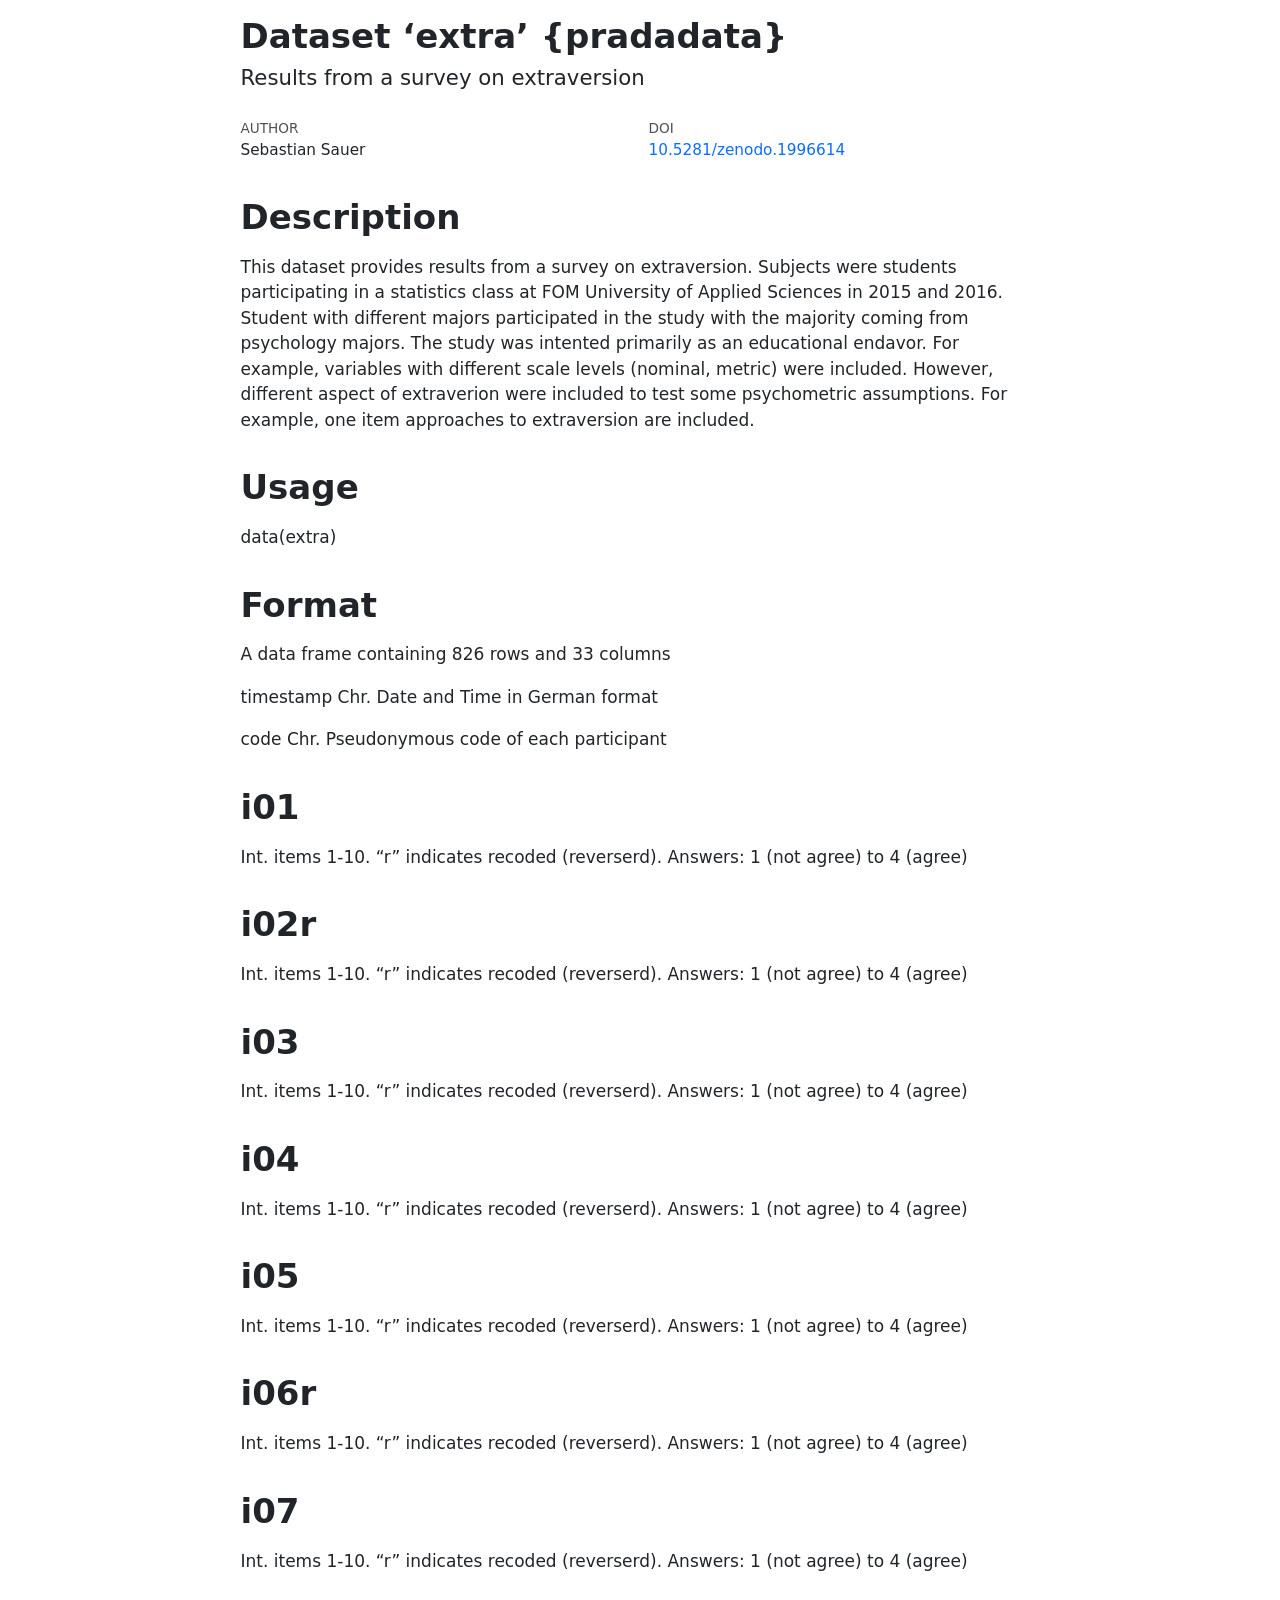
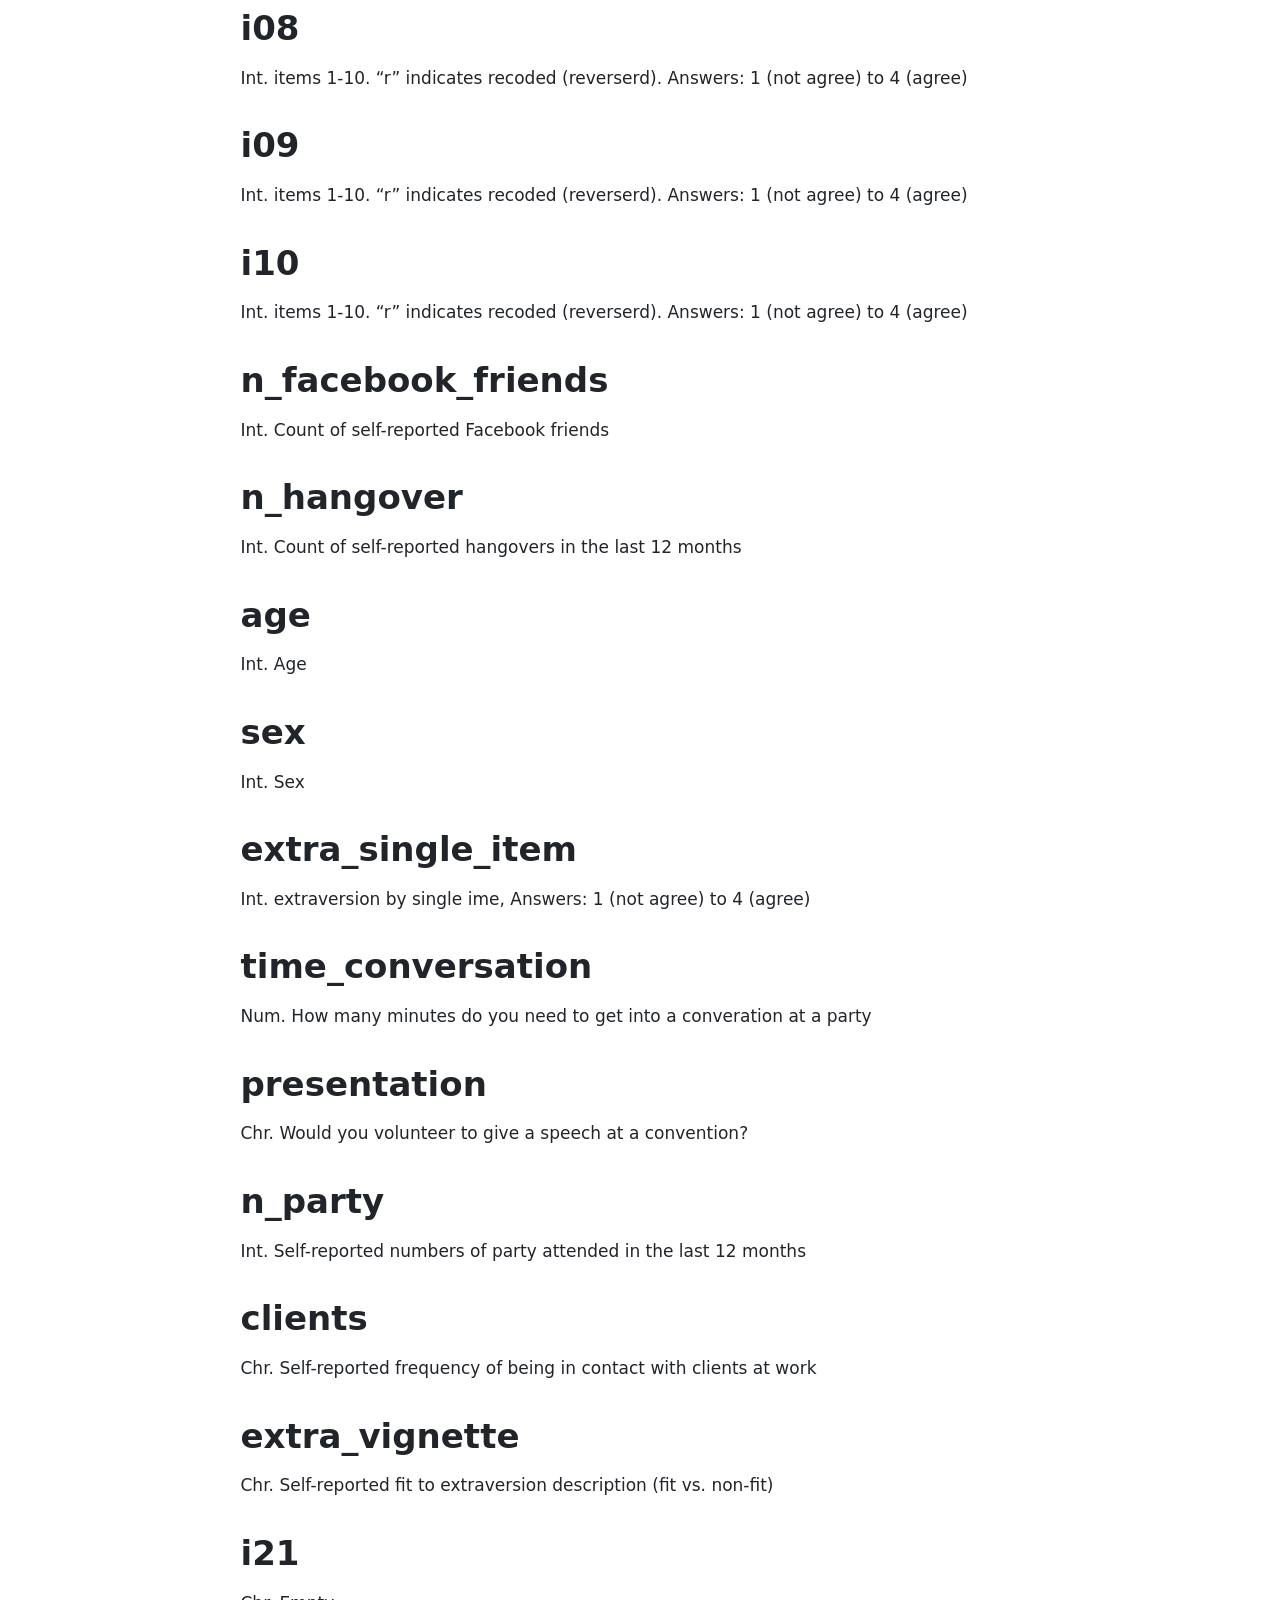
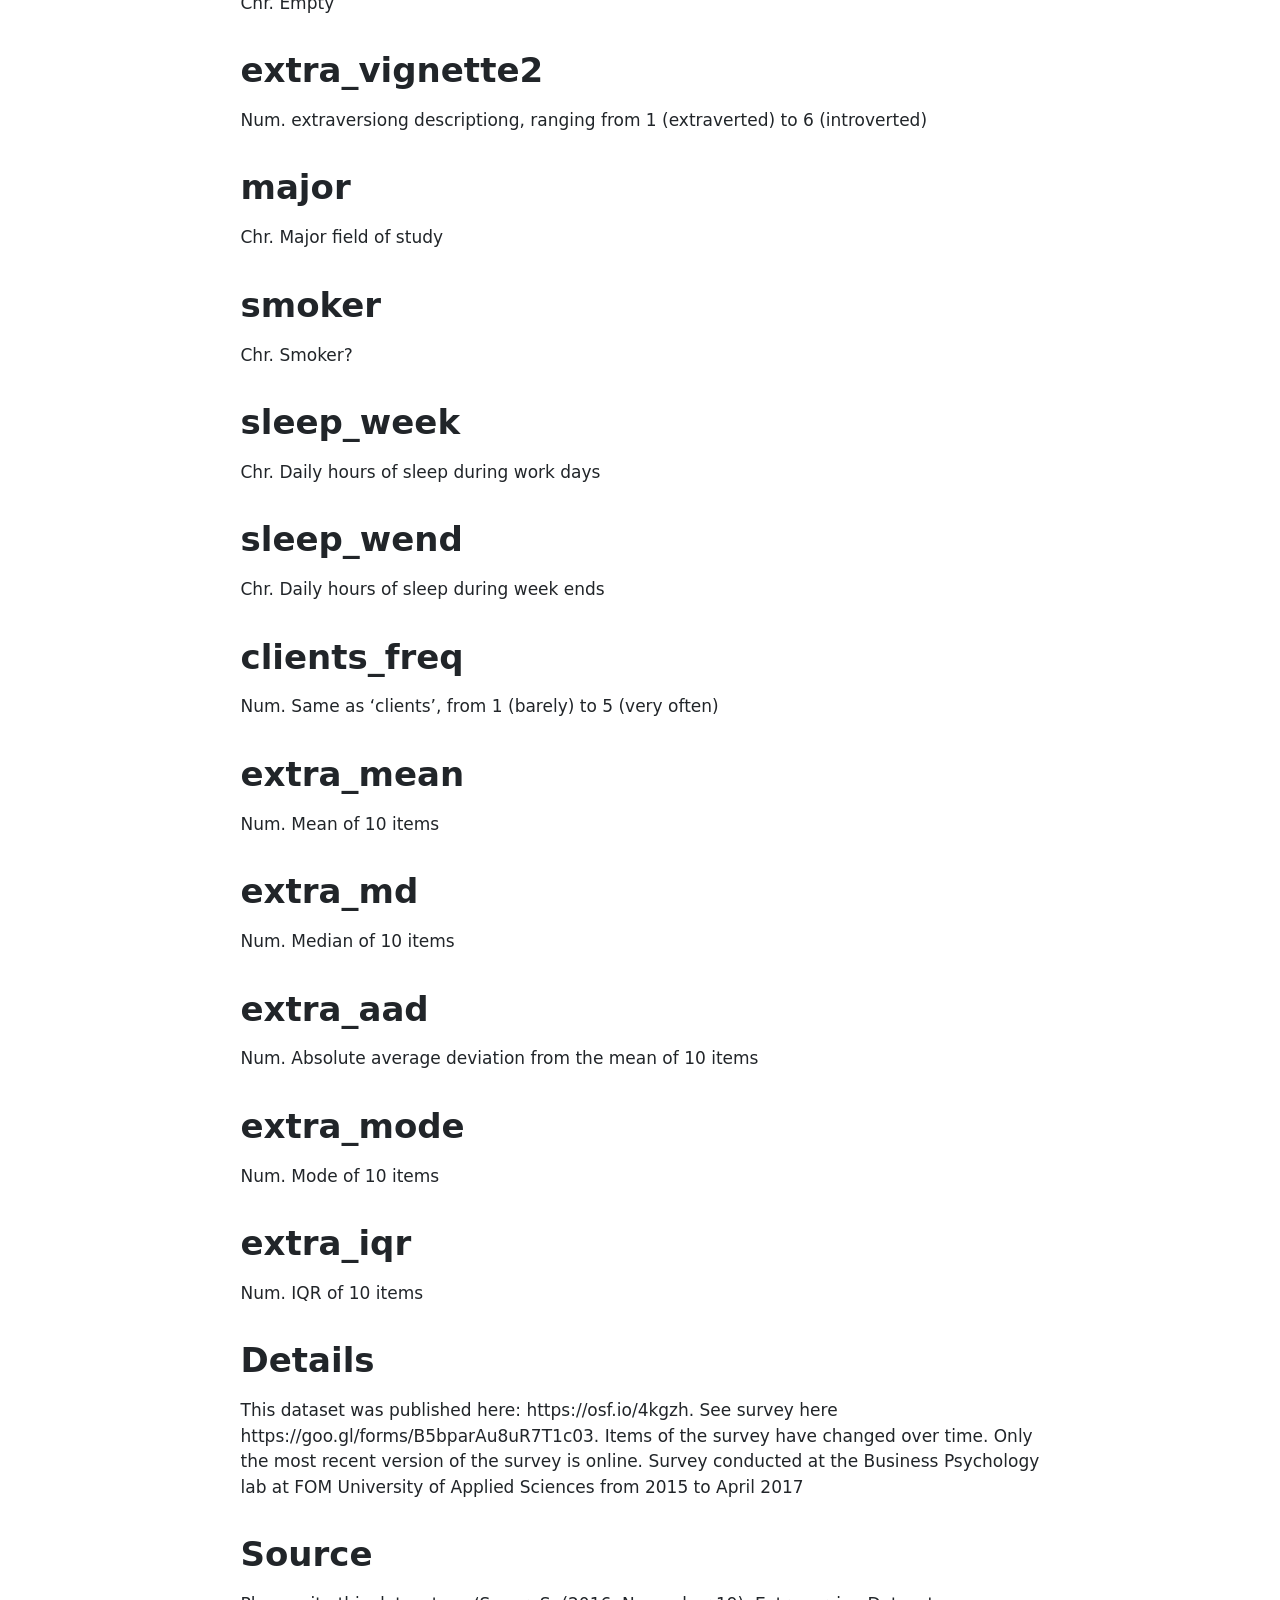
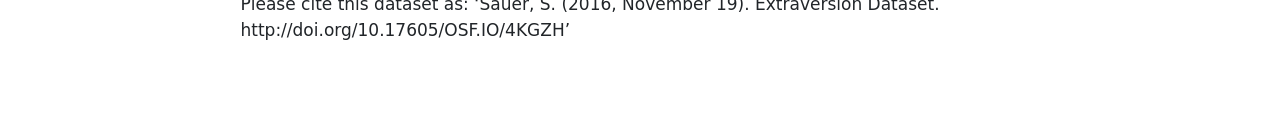
<file: daten/extra-dictionary.html>
<!DOCTYPE html>
<html xmlns="http://www.w3.org/1999/xhtml" lang="en" xml:lang="en"><head>

<meta charset="utf-8">
<meta name="generator" content="quarto-1.4.549">

<meta name="viewport" content="width=device-width, initial-scale=1.0, user-scalable=yes">

<meta name="author" content="Sebastian Sauer">

<title>Dataset ‘extra’ {pradadata}</title>
<style>
code{white-space: pre-wrap;}
span.smallcaps{font-variant: small-caps;}
div.columns{display: flex; gap: min(4vw, 1.5em);}
div.column{flex: auto; overflow-x: auto;}
div.hanging-indent{margin-left: 1.5em; text-indent: -1.5em;}
ul.task-list{list-style: none;}
ul.task-list li input[type="checkbox"] {
  width: 0.8em;
  margin: 0 0.8em 0.2em -1em; /* quarto-specific, see https://github.com/quarto-dev/quarto-cli/issues/4556 */ 
  vertical-align: middle;
}
</style>


<script src="extra-dictionary_files/libs/clipboard/clipboard.min.js"></script>
<script src="extra-dictionary_files/libs/quarto-html/quarto.js"></script>
<script src="extra-dictionary_files/libs/quarto-html/popper.min.js"></script>
<script src="extra-dictionary_files/libs/quarto-html/tippy.umd.min.js"></script>
<script src="extra-dictionary_files/libs/quarto-html/anchor.min.js"></script>
<link href="extra-dictionary_files/libs/quarto-html/tippy.css" rel="stylesheet">
<link href="extra-dictionary_files/libs/quarto-html/quarto-syntax-highlighting.css" rel="stylesheet" id="quarto-text-highlighting-styles">
<script src="extra-dictionary_files/libs/bootstrap/bootstrap.min.js"></script>
<link href="extra-dictionary_files/libs/bootstrap/bootstrap-icons.css" rel="stylesheet">
<link href="extra-dictionary_files/libs/bootstrap/bootstrap.min.css" rel="stylesheet" id="quarto-bootstrap" data-mode="light">


</head>

<body class="fullcontent">

<div id="quarto-content" class="page-columns page-rows-contents page-layout-article">

<main class="content" id="quarto-document-content">

<header id="title-block-header" class="quarto-title-block default">
<div class="quarto-title">
<h1 class="title">Dataset ‘extra’ {pradadata}</h1>
<p class="subtitle lead">Results from a survey on extraversion</p>
</div>



<div class="quarto-title-meta">

    <div>
    <div class="quarto-title-meta-heading">Author</div>
    <div class="quarto-title-meta-contents">
             <p>Sebastian Sauer </p>
          </div>
  </div>
    
  
    
    <div>
    <div class="quarto-title-meta-heading">Doi</div>
    <div class="quarto-title-meta-contents">
      <p class="doi">
        <a href="https://doi.org/10.5281/zenodo.1996614">10.5281/zenodo.1996614</a>
      </p>
    </div>
  </div>
  </div>
  


</header>


<section id="description" class="level1">
<h1>Description</h1>
<p>This dataset provides results from a survey on extraversion. Subjects were students participating in a statistics class at FOM University of Applied Sciences in 2015 and 2016. Student with different majors participated in the study with the majority coming from psychology majors. The study was intented primarily as an educational endavor. For example, variables with different scale levels (nominal, metric) were included. However, different aspect of extraverion were included to test some psychometric assumptions. For example, one item approaches to extraversion are included.</p>
</section>
<section id="usage" class="level1">
<h1>Usage</h1>
<p>data(extra)</p>
</section>
<section id="format" class="level1">
<h1>Format</h1>
<p>A data frame containing 826 rows and 33 columns</p>
<p>timestamp Chr. Date and Time in German format</p>
<p>code Chr. Pseudonymous code of each participant</p>
</section>
<section id="i01" class="level1">
<h1>i01</h1>
<p>Int. items 1-10. “r” indicates recoded (reverserd). Answers: 1 (not agree) to 4 (agree)</p>
</section>
<section id="i02r" class="level1">
<h1>i02r</h1>
<p>Int. items 1-10. “r” indicates recoded (reverserd). Answers: 1 (not agree) to 4 (agree)</p>
</section>
<section id="i03" class="level1">
<h1>i03</h1>
<p>Int. items 1-10. “r” indicates recoded (reverserd). Answers: 1 (not agree) to 4 (agree)</p>
</section>
<section id="i04" class="level1">
<h1>i04</h1>
<p>Int. items 1-10. “r” indicates recoded (reverserd). Answers: 1 (not agree) to 4 (agree)</p>
</section>
<section id="i05" class="level1">
<h1>i05</h1>
<p>Int. items 1-10. “r” indicates recoded (reverserd). Answers: 1 (not agree) to 4 (agree)</p>
</section>
<section id="i06r" class="level1">
<h1>i06r</h1>
<p>Int. items 1-10. “r” indicates recoded (reverserd). Answers: 1 (not agree) to 4 (agree)</p>
</section>
<section id="i07" class="level1">
<h1>i07</h1>
<p>Int. items 1-10. “r” indicates recoded (reverserd). Answers: 1 (not agree) to 4 (agree)</p>
</section>
<section id="i08" class="level1">
<h1>i08</h1>
<p>Int. items 1-10. “r” indicates recoded (reverserd). Answers: 1 (not agree) to 4 (agree)</p>
</section>
<section id="i09" class="level1">
<h1>i09</h1>
<p>Int. items 1-10. “r” indicates recoded (reverserd). Answers: 1 (not agree) to 4 (agree)</p>
</section>
<section id="i10" class="level1">
<h1>i10</h1>
<p>Int. items 1-10. “r” indicates recoded (reverserd). Answers: 1 (not agree) to 4 (agree)</p>
</section>
<section id="n_facebook_friends" class="level1">
<h1>n_facebook_friends</h1>
<p>Int. Count of self-reported Facebook friends</p>
</section>
<section id="n_hangover" class="level1">
<h1>n_hangover</h1>
<p>Int. Count of self-reported hangovers in the last 12 months</p>
</section>
<section id="age" class="level1">
<h1>age</h1>
<p>Int. Age</p>
</section>
<section id="sex" class="level1">
<h1>sex</h1>
<p>Int. Sex</p>
</section>
<section id="extra_single_item" class="level1">
<h1>extra_single_item</h1>
<p>Int. extraversion by single ime, Answers: 1 (not agree) to 4 (agree)</p>
</section>
<section id="time_conversation" class="level1">
<h1>time_conversation</h1>
<p>Num. How many minutes do you need to get into a converation at a party</p>
</section>
<section id="presentation" class="level1">
<h1>presentation</h1>
<p>Chr. Would you volunteer to give a speech at a convention?</p>
</section>
<section id="n_party" class="level1">
<h1>n_party</h1>
<p>Int. Self-reported numbers of party attended in the last 12 months</p>
</section>
<section id="clients" class="level1">
<h1>clients</h1>
<p>Chr. Self-reported frequency of being in contact with clients at work</p>
</section>
<section id="extra_vignette" class="level1">
<h1>extra_vignette</h1>
<p>Chr. Self-reported fit to extraversion description (fit vs.&nbsp;non-fit)</p>
</section>
<section id="i21" class="level1">
<h1>i21</h1>
<p>Chr. Empty</p>
</section>
<section id="extra_vignette2" class="level1">
<h1>extra_vignette2</h1>
<p>Num. extraversiong descriptiong, ranging from 1 (extraverted) to 6 (introverted)</p>
</section>
<section id="major" class="level1">
<h1>major</h1>
<p>Chr. Major field of study</p>
</section>
<section id="smoker" class="level1">
<h1>smoker</h1>
<p>Chr. Smoker?</p>
</section>
<section id="sleep_week" class="level1">
<h1>sleep_week</h1>
<p>Chr. Daily hours of sleep during work days</p>
</section>
<section id="sleep_wend" class="level1">
<h1>sleep_wend</h1>
<p>Chr. Daily hours of sleep during week ends</p>
</section>
<section id="clients_freq" class="level1">
<h1>clients_freq</h1>
<p>Num. Same as ‘clients’, from 1 (barely) to 5 (very often)</p>
</section>
<section id="extra_mean" class="level1">
<h1>extra_mean</h1>
<p>Num. Mean of 10 items</p>
</section>
<section id="extra_md" class="level1">
<h1>extra_md</h1>
<p>Num. Median of 10 items</p>
</section>
<section id="extra_aad" class="level1">
<h1>extra_aad</h1>
<p>Num. Absolute average deviation from the mean of 10 items</p>
</section>
<section id="extra_mode" class="level1">
<h1>extra_mode</h1>
<p>Num. Mode of 10 items</p>
</section>
<section id="extra_iqr" class="level1">
<h1>extra_iqr</h1>
<p>Num. IQR of 10 items</p>
</section>
<section id="details" class="level1">
<h1>Details</h1>
<p>This dataset was published here: https://osf.io/4kgzh. See survey here https://goo.gl/forms/B5bparAu8uR7T1c03. Items of the survey have changed over time. Only the most recent version of the survey is online. Survey conducted at the Business Psychology lab at FOM University of Applied Sciences from 2015 to April 2017</p>
</section>
<section id="source" class="level1">
<h1>Source</h1>
<p>Please cite this dataset as: ‘Sauer, S. (2016, November 19). Extraversion Dataset. http://doi.org/10.17605/OSF.IO/4KGZH’</p>
</section>

</main>
<!-- /main column -->
<script id="quarto-html-after-body" type="application/javascript">
window.document.addEventListener("DOMContentLoaded", function (event) {
  const toggleBodyColorMode = (bsSheetEl) => {
    const mode = bsSheetEl.getAttribute("data-mode");
    const bodyEl = window.document.querySelector("body");
    if (mode === "dark") {
      bodyEl.classList.add("quarto-dark");
      bodyEl.classList.remove("quarto-light");
    } else {
      bodyEl.classList.add("quarto-light");
      bodyEl.classList.remove("quarto-dark");
    }
  }
  const toggleBodyColorPrimary = () => {
    const bsSheetEl = window.document.querySelector("link#quarto-bootstrap");
    if (bsSheetEl) {
      toggleBodyColorMode(bsSheetEl);
    }
  }
  toggleBodyColorPrimary();  
  const icon = "";
  const anchorJS = new window.AnchorJS();
  anchorJS.options = {
    placement: 'right',
    icon: icon
  };
  anchorJS.add('.anchored');
  const isCodeAnnotation = (el) => {
    for (const clz of el.classList) {
      if (clz.startsWith('code-annotation-')) {                     
        return true;
      }
    }
    return false;
  }
  const clipboard = new window.ClipboardJS('.code-copy-button', {
    text: function(trigger) {
      const codeEl = trigger.previousElementSibling.cloneNode(true);
      for (const childEl of codeEl.children) {
        if (isCodeAnnotation(childEl)) {
          childEl.remove();
        }
      }
      return codeEl.innerText;
    }
  });
  clipboard.on('success', function(e) {
    // button target
    const button = e.trigger;
    // don't keep focus
    button.blur();
    // flash "checked"
    button.classList.add('code-copy-button-checked');
    var currentTitle = button.getAttribute("title");
    button.setAttribute("title", "Copied!");
    let tooltip;
    if (window.bootstrap) {
      button.setAttribute("data-bs-toggle", "tooltip");
      button.setAttribute("data-bs-placement", "left");
      button.setAttribute("data-bs-title", "Copied!");
      tooltip = new bootstrap.Tooltip(button, 
        { trigger: "manual", 
          customClass: "code-copy-button-tooltip",
          offset: [0, -8]});
      tooltip.show();    
    }
    setTimeout(function() {
      if (tooltip) {
        tooltip.hide();
        button.removeAttribute("data-bs-title");
        button.removeAttribute("data-bs-toggle");
        button.removeAttribute("data-bs-placement");
      }
      button.setAttribute("title", currentTitle);
      button.classList.remove('code-copy-button-checked');
    }, 1000);
    // clear code selection
    e.clearSelection();
  });
  function tippyHover(el, contentFn, onTriggerFn, onUntriggerFn) {
    const config = {
      allowHTML: true,
      maxWidth: 500,
      delay: 100,
      arrow: false,
      appendTo: function(el) {
          return el.parentElement;
      },
      interactive: true,
      interactiveBorder: 10,
      theme: 'quarto',
      placement: 'bottom-start',
    };
    if (contentFn) {
      config.content = contentFn;
    }
    if (onTriggerFn) {
      config.onTrigger = onTriggerFn;
    }
    if (onUntriggerFn) {
      config.onUntrigger = onUntriggerFn;
    }
    window.tippy(el, config); 
  }
  const noterefs = window.document.querySelectorAll('a[role="doc-noteref"]');
  for (var i=0; i<noterefs.length; i++) {
    const ref = noterefs[i];
    tippyHover(ref, function() {
      // use id or data attribute instead here
      let href = ref.getAttribute('data-footnote-href') || ref.getAttribute('href');
      try { href = new URL(href).hash; } catch {}
      const id = href.replace(/^#\/?/, "");
      const note = window.document.getElementById(id);
      return note.innerHTML;
    });
  }
  const xrefs = window.document.querySelectorAll('a.quarto-xref');
  const processXRef = (id, note) => {
    // Strip column container classes
    const stripColumnClz = (el) => {
      el.classList.remove("page-full", "page-columns");
      if (el.children) {
        for (const child of el.children) {
          stripColumnClz(child);
        }
      }
    }
    stripColumnClz(note)
    if (id === null || id.startsWith('sec-')) {
      // Special case sections, only their first couple elements
      const container = document.createElement("div");
      if (note.children && note.children.length > 2) {
        container.appendChild(note.children[0].cloneNode(true));
        for (let i = 1; i < note.children.length; i++) {
          const child = note.children[i];
          if (child.tagName === "P" && child.innerText === "") {
            continue;
          } else {
            container.appendChild(child.cloneNode(true));
            break;
          }
        }
        if (window.Quarto?.typesetMath) {
          window.Quarto.typesetMath(container);
        }
        return container.innerHTML
      } else {
        if (window.Quarto?.typesetMath) {
          window.Quarto.typesetMath(note);
        }
        return note.innerHTML;
      }
    } else {
      // Remove any anchor links if they are present
      const anchorLink = note.querySelector('a.anchorjs-link');
      if (anchorLink) {
        anchorLink.remove();
      }
      if (window.Quarto?.typesetMath) {
        window.Quarto.typesetMath(note);
      }
      // TODO in 1.5, we should make sure this works without a callout special case
      if (note.classList.contains("callout")) {
        return note.outerHTML;
      } else {
        return note.innerHTML;
      }
    }
  }
  for (var i=0; i<xrefs.length; i++) {
    const xref = xrefs[i];
    tippyHover(xref, undefined, function(instance) {
      instance.disable();
      let url = xref.getAttribute('href');
      let hash = undefined; 
      if (url.startsWith('#')) {
        hash = url;
      } else {
        try { hash = new URL(url).hash; } catch {}
      }
      if (hash) {
        const id = hash.replace(/^#\/?/, "");
        const note = window.document.getElementById(id);
        if (note !== null) {
          try {
            const html = processXRef(id, note.cloneNode(true));
            instance.setContent(html);
          } finally {
            instance.enable();
            instance.show();
          }
        } else {
          // See if we can fetch this
          fetch(url.split('#')[0])
          .then(res => res.text())
          .then(html => {
            const parser = new DOMParser();
            const htmlDoc = parser.parseFromString(html, "text/html");
            const note = htmlDoc.getElementById(id);
            if (note !== null) {
              const html = processXRef(id, note);
              instance.setContent(html);
            } 
          }).finally(() => {
            instance.enable();
            instance.show();
          });
        }
      } else {
        // See if we can fetch a full url (with no hash to target)
        // This is a special case and we should probably do some content thinning / targeting
        fetch(url)
        .then(res => res.text())
        .then(html => {
          const parser = new DOMParser();
          const htmlDoc = parser.parseFromString(html, "text/html");
          const note = htmlDoc.querySelector('main.content');
          if (note !== null) {
            // This should only happen for chapter cross references
            // (since there is no id in the URL)
            // remove the first header
            if (note.children.length > 0 && note.children[0].tagName === "HEADER") {
              note.children[0].remove();
            }
            const html = processXRef(null, note);
            instance.setContent(html);
          } 
        }).finally(() => {
          instance.enable();
          instance.show();
        });
      }
    }, function(instance) {
    });
  }
      let selectedAnnoteEl;
      const selectorForAnnotation = ( cell, annotation) => {
        let cellAttr = 'data-code-cell="' + cell + '"';
        let lineAttr = 'data-code-annotation="' +  annotation + '"';
        const selector = 'span[' + cellAttr + '][' + lineAttr + ']';
        return selector;
      }
      const selectCodeLines = (annoteEl) => {
        const doc = window.document;
        const targetCell = annoteEl.getAttribute("data-target-cell");
        const targetAnnotation = annoteEl.getAttribute("data-target-annotation");
        const annoteSpan = window.document.querySelector(selectorForAnnotation(targetCell, targetAnnotation));
        const lines = annoteSpan.getAttribute("data-code-lines").split(",");
        const lineIds = lines.map((line) => {
          return targetCell + "-" + line;
        })
        let top = null;
        let height = null;
        let parent = null;
        if (lineIds.length > 0) {
            //compute the position of the single el (top and bottom and make a div)
            const el = window.document.getElementById(lineIds[0]);
            top = el.offsetTop;
            height = el.offsetHeight;
            parent = el.parentElement.parentElement;
          if (lineIds.length > 1) {
            const lastEl = window.document.getElementById(lineIds[lineIds.length - 1]);
            const bottom = lastEl.offsetTop + lastEl.offsetHeight;
            height = bottom - top;
          }
          if (top !== null && height !== null && parent !== null) {
            // cook up a div (if necessary) and position it 
            let div = window.document.getElementById("code-annotation-line-highlight");
            if (div === null) {
              div = window.document.createElement("div");
              div.setAttribute("id", "code-annotation-line-highlight");
              div.style.position = 'absolute';
              parent.appendChild(div);
            }
            div.style.top = top - 2 + "px";
            div.style.height = height + 4 + "px";
            div.style.left = 0;
            let gutterDiv = window.document.getElementById("code-annotation-line-highlight-gutter");
            if (gutterDiv === null) {
              gutterDiv = window.document.createElement("div");
              gutterDiv.setAttribute("id", "code-annotation-line-highlight-gutter");
              gutterDiv.style.position = 'absolute';
              const codeCell = window.document.getElementById(targetCell);
              const gutter = codeCell.querySelector('.code-annotation-gutter');
              gutter.appendChild(gutterDiv);
            }
            gutterDiv.style.top = top - 2 + "px";
            gutterDiv.style.height = height + 4 + "px";
          }
          selectedAnnoteEl = annoteEl;
        }
      };
      const unselectCodeLines = () => {
        const elementsIds = ["code-annotation-line-highlight", "code-annotation-line-highlight-gutter"];
        elementsIds.forEach((elId) => {
          const div = window.document.getElementById(elId);
          if (div) {
            div.remove();
          }
        });
        selectedAnnoteEl = undefined;
      };
        // Handle positioning of the toggle
    window.addEventListener(
      "resize",
      throttle(() => {
        elRect = undefined;
        if (selectedAnnoteEl) {
          selectCodeLines(selectedAnnoteEl);
        }
      }, 10)
    );
    function throttle(fn, ms) {
    let throttle = false;
    let timer;
      return (...args) => {
        if(!throttle) { // first call gets through
            fn.apply(this, args);
            throttle = true;
        } else { // all the others get throttled
            if(timer) clearTimeout(timer); // cancel #2
            timer = setTimeout(() => {
              fn.apply(this, args);
              timer = throttle = false;
            }, ms);
        }
      };
    }
      // Attach click handler to the DT
      const annoteDls = window.document.querySelectorAll('dt[data-target-cell]');
      for (const annoteDlNode of annoteDls) {
        annoteDlNode.addEventListener('click', (event) => {
          const clickedEl = event.target;
          if (clickedEl !== selectedAnnoteEl) {
            unselectCodeLines();
            const activeEl = window.document.querySelector('dt[data-target-cell].code-annotation-active');
            if (activeEl) {
              activeEl.classList.remove('code-annotation-active');
            }
            selectCodeLines(clickedEl);
            clickedEl.classList.add('code-annotation-active');
          } else {
            // Unselect the line
            unselectCodeLines();
            clickedEl.classList.remove('code-annotation-active');
          }
        });
      }
  const findCites = (el) => {
    const parentEl = el.parentElement;
    if (parentEl) {
      const cites = parentEl.dataset.cites;
      if (cites) {
        return {
          el,
          cites: cites.split(' ')
        };
      } else {
        return findCites(el.parentElement)
      }
    } else {
      return undefined;
    }
  };
  var bibliorefs = window.document.querySelectorAll('a[role="doc-biblioref"]');
  for (var i=0; i<bibliorefs.length; i++) {
    const ref = bibliorefs[i];
    const citeInfo = findCites(ref);
    if (citeInfo) {
      tippyHover(citeInfo.el, function() {
        var popup = window.document.createElement('div');
        citeInfo.cites.forEach(function(cite) {
          var citeDiv = window.document.createElement('div');
          citeDiv.classList.add('hanging-indent');
          citeDiv.classList.add('csl-entry');
          var biblioDiv = window.document.getElementById('ref-' + cite);
          if (biblioDiv) {
            citeDiv.innerHTML = biblioDiv.innerHTML;
          }
          popup.appendChild(citeDiv);
        });
        return popup.innerHTML;
      });
    }
  }
});
</script>
</div> <!-- /content -->




</body></html>
</file>
<file: datenschutz_files/libs/quarto-html/tippy.css>
.tippy-box[data-animation=fade][data-state=hidden]{opacity:0}[data-tippy-root]{max-width:calc(100vw - 10px)}.tippy-box{position:relative;background-color:#333;color:#fff;border-radius:4px;font-size:14px;line-height:1.4;white-space:normal;outline:0;transition-property:transform,visibility,opacity}.tippy-box[data-placement^=top]>.tippy-arrow{bottom:0}.tippy-box[data-placement^=top]>.tippy-arrow:before{bottom:-7px;left:0;border-width:8px 8px 0;border-top-color:initial;transform-origin:center top}.tippy-box[data-placement^=bottom]>.tippy-arrow{top:0}.tippy-box[data-placement^=bottom]>.tippy-arrow:before{top:-7px;left:0;border-width:0 8px 8px;border-bottom-color:initial;transform-origin:center bottom}.tippy-box[data-placement^=left]>.tippy-arrow{right:0}.tippy-box[data-placement^=left]>.tippy-arrow:before{border-width:8px 0 8px 8px;border-left-color:initial;right:-7px;transform-origin:center left}.tippy-box[data-placement^=right]>.tippy-arrow{left:0}.tippy-box[data-placement^=right]>.tippy-arrow:before{left:-7px;border-width:8px 8px 8px 0;border-right-color:initial;transform-origin:center right}.tippy-box[data-inertia][data-state=visible]{transition-timing-function:cubic-bezier(.54,1.5,.38,1.11)}.tippy-arrow{width:16px;height:16px;color:#333}.tippy-arrow:before{content:"";position:absolute;border-color:transparent;border-style:solid}.tippy-content{position:relative;padding:5px 9px;z-index:1}
</file>
<file: datenschutz_files/libs/quarto-html/quarto-syntax-highlighting-a8378a0342da607bf6aa9ac04725c156.css>
/* quarto syntax highlight colors */
:root {
  --quarto-hl-ot-color: #003B4F;
  --quarto-hl-at-color: #657422;
  --quarto-hl-ss-color: #20794D;
  --quarto-hl-an-color: #5E5E5E;
  --quarto-hl-fu-color: #4758AB;
  --quarto-hl-st-color: #20794D;
  --quarto-hl-cf-color: #003B4F;
  --quarto-hl-op-color: #5E5E5E;
  --quarto-hl-er-color: #AD0000;
  --quarto-hl-bn-color: #AD0000;
  --quarto-hl-al-color: #AD0000;
  --quarto-hl-va-color: #111111;
  --quarto-hl-bu-color: inherit;
  --quarto-hl-ex-color: inherit;
  --quarto-hl-pp-color: #AD0000;
  --quarto-hl-in-color: #5E5E5E;
  --quarto-hl-vs-color: #20794D;
  --quarto-hl-wa-color: #5E5E5E;
  --quarto-hl-do-color: #5E5E5E;
  --quarto-hl-im-color: #00769E;
  --quarto-hl-ch-color: #20794D;
  --quarto-hl-dt-color: #AD0000;
  --quarto-hl-fl-color: #AD0000;
  --quarto-hl-co-color: #5E5E5E;
  --quarto-hl-cv-color: #5E5E5E;
  --quarto-hl-cn-color: #8f5902;
  --quarto-hl-sc-color: #5E5E5E;
  --quarto-hl-dv-color: #AD0000;
  --quarto-hl-kw-color: #003B4F;
}

/* other quarto variables */
:root {
  --quarto-font-monospace: SFMono-Regular, Menlo, Monaco, Consolas, "Liberation Mono", "Courier New", monospace;
}

pre > code.sourceCode > span {
  color: #003B4F;
}

code span {
  color: #003B4F;
}

code.sourceCode > span {
  color: #003B4F;
}

div.sourceCode,
div.sourceCode pre.sourceCode {
  color: #003B4F;
}

code span.ot {
  color: #003B4F;
  font-style: inherit;
}

code span.at {
  color: #657422;
  font-style: inherit;
}

code span.ss {
  color: #20794D;
  font-style: inherit;
}

code span.an {
  color: #5E5E5E;
  font-style: inherit;
}

code span.fu {
  color: #4758AB;
  font-style: inherit;
}

code span.st {
  color: #20794D;
  font-style: inherit;
}

code span.cf {
  color: #003B4F;
  font-weight: bold;
  font-style: inherit;
}

code span.op {
  color: #5E5E5E;
  font-style: inherit;
}

code span.er {
  color: #AD0000;
  font-style: inherit;
}

code span.bn {
  color: #AD0000;
  font-style: inherit;
}

code span.al {
  color: #AD0000;
  font-style: inherit;
}

code span.va {
  color: #111111;
  font-style: inherit;
}

code span.bu {
  font-style: inherit;
}

code span.ex {
  font-style: inherit;
}

code span.pp {
  color: #AD0000;
  font-style: inherit;
}

code span.in {
  color: #5E5E5E;
  font-style: inherit;
}

code span.vs {
  color: #20794D;
  font-style: inherit;
}

code span.wa {
  color: #5E5E5E;
  font-style: italic;
}

code span.do {
  color: #5E5E5E;
  font-style: italic;
}

code span.im {
  color: #00769E;
  font-style: inherit;
}

code span.ch {
  color: #20794D;
  font-style: inherit;
}

code span.dt {
  color: #AD0000;
  font-style: inherit;
}

code span.fl {
  color: #AD0000;
  font-style: inherit;
}

code span.co {
  color: #5E5E5E;
  font-style: inherit;
}

code span.cv {
  color: #5E5E5E;
  font-style: italic;
}

code span.cn {
  color: #8f5902;
  font-style: inherit;
}

code span.sc {
  color: #5E5E5E;
  font-style: inherit;
}

code span.dv {
  color: #AD0000;
  font-style: inherit;
}

code span.kw {
  color: #003B4F;
  font-weight: bold;
  font-style: inherit;
}

.prevent-inlining {
  content: "</";
}

/*# sourceMappingURL=da4938adc148b42ead7060682f64dcd4.css.map */
</file>
<file: impressum_files/libs/quarto-html/tippy.css>
.tippy-box[data-animation=fade][data-state=hidden]{opacity:0}[data-tippy-root]{max-width:calc(100vw - 10px)}.tippy-box{position:relative;background-color:#333;color:#fff;border-radius:4px;font-size:14px;line-height:1.4;white-space:normal;outline:0;transition-property:transform,visibility,opacity}.tippy-box[data-placement^=top]>.tippy-arrow{bottom:0}.tippy-box[data-placement^=top]>.tippy-arrow:before{bottom:-7px;left:0;border-width:8px 8px 0;border-top-color:initial;transform-origin:center top}.tippy-box[data-placement^=bottom]>.tippy-arrow{top:0}.tippy-box[data-placement^=bottom]>.tippy-arrow:before{top:-7px;left:0;border-width:0 8px 8px;border-bottom-color:initial;transform-origin:center bottom}.tippy-box[data-placement^=left]>.tippy-arrow{right:0}.tippy-box[data-placement^=left]>.tippy-arrow:before{border-width:8px 0 8px 8px;border-left-color:initial;right:-7px;transform-origin:center left}.tippy-box[data-placement^=right]>.tippy-arrow{left:0}.tippy-box[data-placement^=right]>.tippy-arrow:before{left:-7px;border-width:8px 8px 8px 0;border-right-color:initial;transform-origin:center right}.tippy-box[data-inertia][data-state=visible]{transition-timing-function:cubic-bezier(.54,1.5,.38,1.11)}.tippy-arrow{width:16px;height:16px;color:#333}.tippy-arrow:before{content:"";position:absolute;border-color:transparent;border-style:solid}.tippy-content{position:relative;padding:5px 9px;z-index:1}
</file>
<file: impressum_files/libs/quarto-html/quarto-syntax-highlighting-a8378a0342da607bf6aa9ac04725c156.css>
/* quarto syntax highlight colors */
:root {
  --quarto-hl-ot-color: #003B4F;
  --quarto-hl-at-color: #657422;
  --quarto-hl-ss-color: #20794D;
  --quarto-hl-an-color: #5E5E5E;
  --quarto-hl-fu-color: #4758AB;
  --quarto-hl-st-color: #20794D;
  --quarto-hl-cf-color: #003B4F;
  --quarto-hl-op-color: #5E5E5E;
  --quarto-hl-er-color: #AD0000;
  --quarto-hl-bn-color: #AD0000;
  --quarto-hl-al-color: #AD0000;
  --quarto-hl-va-color: #111111;
  --quarto-hl-bu-color: inherit;
  --quarto-hl-ex-color: inherit;
  --quarto-hl-pp-color: #AD0000;
  --quarto-hl-in-color: #5E5E5E;
  --quarto-hl-vs-color: #20794D;
  --quarto-hl-wa-color: #5E5E5E;
  --quarto-hl-do-color: #5E5E5E;
  --quarto-hl-im-color: #00769E;
  --quarto-hl-ch-color: #20794D;
  --quarto-hl-dt-color: #AD0000;
  --quarto-hl-fl-color: #AD0000;
  --quarto-hl-co-color: #5E5E5E;
  --quarto-hl-cv-color: #5E5E5E;
  --quarto-hl-cn-color: #8f5902;
  --quarto-hl-sc-color: #5E5E5E;
  --quarto-hl-dv-color: #AD0000;
  --quarto-hl-kw-color: #003B4F;
}

/* other quarto variables */
:root {
  --quarto-font-monospace: SFMono-Regular, Menlo, Monaco, Consolas, "Liberation Mono", "Courier New", monospace;
}

pre > code.sourceCode > span {
  color: #003B4F;
}

code span {
  color: #003B4F;
}

code.sourceCode > span {
  color: #003B4F;
}

div.sourceCode,
div.sourceCode pre.sourceCode {
  color: #003B4F;
}

code span.ot {
  color: #003B4F;
  font-style: inherit;
}

code span.at {
  color: #657422;
  font-style: inherit;
}

code span.ss {
  color: #20794D;
  font-style: inherit;
}

code span.an {
  color: #5E5E5E;
  font-style: inherit;
}

code span.fu {
  color: #4758AB;
  font-style: inherit;
}

code span.st {
  color: #20794D;
  font-style: inherit;
}

code span.cf {
  color: #003B4F;
  font-weight: bold;
  font-style: inherit;
}

code span.op {
  color: #5E5E5E;
  font-style: inherit;
}

code span.er {
  color: #AD0000;
  font-style: inherit;
}

code span.bn {
  color: #AD0000;
  font-style: inherit;
}

code span.al {
  color: #AD0000;
  font-style: inherit;
}

code span.va {
  color: #111111;
  font-style: inherit;
}

code span.bu {
  font-style: inherit;
}

code span.ex {
  font-style: inherit;
}

code span.pp {
  color: #AD0000;
  font-style: inherit;
}

code span.in {
  color: #5E5E5E;
  font-style: inherit;
}

code span.vs {
  color: #20794D;
  font-style: inherit;
}

code span.wa {
  color: #5E5E5E;
  font-style: italic;
}

code span.do {
  color: #5E5E5E;
  font-style: italic;
}

code span.im {
  color: #00769E;
  font-style: inherit;
}

code span.ch {
  color: #20794D;
  font-style: inherit;
}

code span.dt {
  color: #AD0000;
  font-style: inherit;
}

code span.fl {
  color: #AD0000;
  font-style: inherit;
}

code span.co {
  color: #5E5E5E;
  font-style: inherit;
}

code span.cv {
  color: #5E5E5E;
  font-style: italic;
}

code span.cn {
  color: #8f5902;
  font-style: inherit;
}

code span.sc {
  color: #5E5E5E;
  font-style: inherit;
}

code span.dv {
  color: #AD0000;
  font-style: inherit;
}

code span.kw {
  color: #003B4F;
  font-weight: bold;
  font-style: inherit;
}

.prevent-inlining {
  content: "</";
}

/*# sourceMappingURL=da4938adc148b42ead7060682f64dcd4.css.map */
</file>
<file: daten/extra-dictionary_files/libs/quarto-html/tippy.css>
.tippy-box[data-animation=fade][data-state=hidden]{opacity:0}[data-tippy-root]{max-width:calc(100vw - 10px)}.tippy-box{position:relative;background-color:#333;color:#fff;border-radius:4px;font-size:14px;line-height:1.4;white-space:normal;outline:0;transition-property:transform,visibility,opacity}.tippy-box[data-placement^=top]>.tippy-arrow{bottom:0}.tippy-box[data-placement^=top]>.tippy-arrow:before{bottom:-7px;left:0;border-width:8px 8px 0;border-top-color:initial;transform-origin:center top}.tippy-box[data-placement^=bottom]>.tippy-arrow{top:0}.tippy-box[data-placement^=bottom]>.tippy-arrow:before{top:-7px;left:0;border-width:0 8px 8px;border-bottom-color:initial;transform-origin:center bottom}.tippy-box[data-placement^=left]>.tippy-arrow{right:0}.tippy-box[data-placement^=left]>.tippy-arrow:before{border-width:8px 0 8px 8px;border-left-color:initial;right:-7px;transform-origin:center left}.tippy-box[data-placement^=right]>.tippy-arrow{left:0}.tippy-box[data-placement^=right]>.tippy-arrow:before{left:-7px;border-width:8px 8px 8px 0;border-right-color:initial;transform-origin:center right}.tippy-box[data-inertia][data-state=visible]{transition-timing-function:cubic-bezier(.54,1.5,.38,1.11)}.tippy-arrow{width:16px;height:16px;color:#333}.tippy-arrow:before{content:"";position:absolute;border-color:transparent;border-style:solid}.tippy-content{position:relative;padding:5px 9px;z-index:1}
</file>
<file: daten/extra-dictionary_files/libs/quarto-html/quarto-syntax-highlighting.css>
/* quarto syntax highlight colors */
:root {
  --quarto-hl-ot-color: #003B4F;
  --quarto-hl-at-color: #657422;
  --quarto-hl-ss-color: #20794D;
  --quarto-hl-an-color: #5E5E5E;
  --quarto-hl-fu-color: #4758AB;
  --quarto-hl-st-color: #20794D;
  --quarto-hl-cf-color: #003B4F;
  --quarto-hl-op-color: #5E5E5E;
  --quarto-hl-er-color: #AD0000;
  --quarto-hl-bn-color: #AD0000;
  --quarto-hl-al-color: #AD0000;
  --quarto-hl-va-color: #111111;
  --quarto-hl-bu-color: inherit;
  --quarto-hl-ex-color: inherit;
  --quarto-hl-pp-color: #AD0000;
  --quarto-hl-in-color: #5E5E5E;
  --quarto-hl-vs-color: #20794D;
  --quarto-hl-wa-color: #5E5E5E;
  --quarto-hl-do-color: #5E5E5E;
  --quarto-hl-im-color: #00769E;
  --quarto-hl-ch-color: #20794D;
  --quarto-hl-dt-color: #AD0000;
  --quarto-hl-fl-color: #AD0000;
  --quarto-hl-co-color: #5E5E5E;
  --quarto-hl-cv-color: #5E5E5E;
  --quarto-hl-cn-color: #8f5902;
  --quarto-hl-sc-color: #5E5E5E;
  --quarto-hl-dv-color: #AD0000;
  --quarto-hl-kw-color: #003B4F;
}

/* other quarto variables */
:root {
  --quarto-font-monospace: SFMono-Regular, Menlo, Monaco, Consolas, "Liberation Mono", "Courier New", monospace;
}

pre > code.sourceCode > span {
  color: #003B4F;
}

code span {
  color: #003B4F;
}

code.sourceCode > span {
  color: #003B4F;
}

div.sourceCode,
div.sourceCode pre.sourceCode {
  color: #003B4F;
}

code span.ot {
  color: #003B4F;
  font-style: inherit;
}

code span.at {
  color: #657422;
  font-style: inherit;
}

code span.ss {
  color: #20794D;
  font-style: inherit;
}

code span.an {
  color: #5E5E5E;
  font-style: inherit;
}

code span.fu {
  color: #4758AB;
  font-style: inherit;
}

code span.st {
  color: #20794D;
  font-style: inherit;
}

code span.cf {
  color: #003B4F;
  font-style: inherit;
}

code span.op {
  color: #5E5E5E;
  font-style: inherit;
}

code span.er {
  color: #AD0000;
  font-style: inherit;
}

code span.bn {
  color: #AD0000;
  font-style: inherit;
}

code span.al {
  color: #AD0000;
  font-style: inherit;
}

code span.va {
  color: #111111;
  font-style: inherit;
}

code span.bu {
  font-style: inherit;
}

code span.ex {
  font-style: inherit;
}

code span.pp {
  color: #AD0000;
  font-style: inherit;
}

code span.in {
  color: #5E5E5E;
  font-style: inherit;
}

code span.vs {
  color: #20794D;
  font-style: inherit;
}

code span.wa {
  color: #5E5E5E;
  font-style: italic;
}

code span.do {
  color: #5E5E5E;
  font-style: italic;
}

code span.im {
  color: #00769E;
  font-style: inherit;
}

code span.ch {
  color: #20794D;
  font-style: inherit;
}

code span.dt {
  color: #AD0000;
  font-style: inherit;
}

code span.fl {
  color: #AD0000;
  font-style: inherit;
}

code span.co {
  color: #5E5E5E;
  font-style: inherit;
}

code span.cv {
  color: #5E5E5E;
  font-style: italic;
}

code span.cn {
  color: #8f5902;
  font-style: inherit;
}

code span.sc {
  color: #5E5E5E;
  font-style: inherit;
}

code span.dv {
  color: #AD0000;
  font-style: inherit;
}

code span.kw {
  color: #003B4F;
  font-style: inherit;
}

.prevent-inlining {
  content: "</";
}

/*# sourceMappingURL=debc5d5d77c3f9108843748ff7464032.css.map */
</file>
